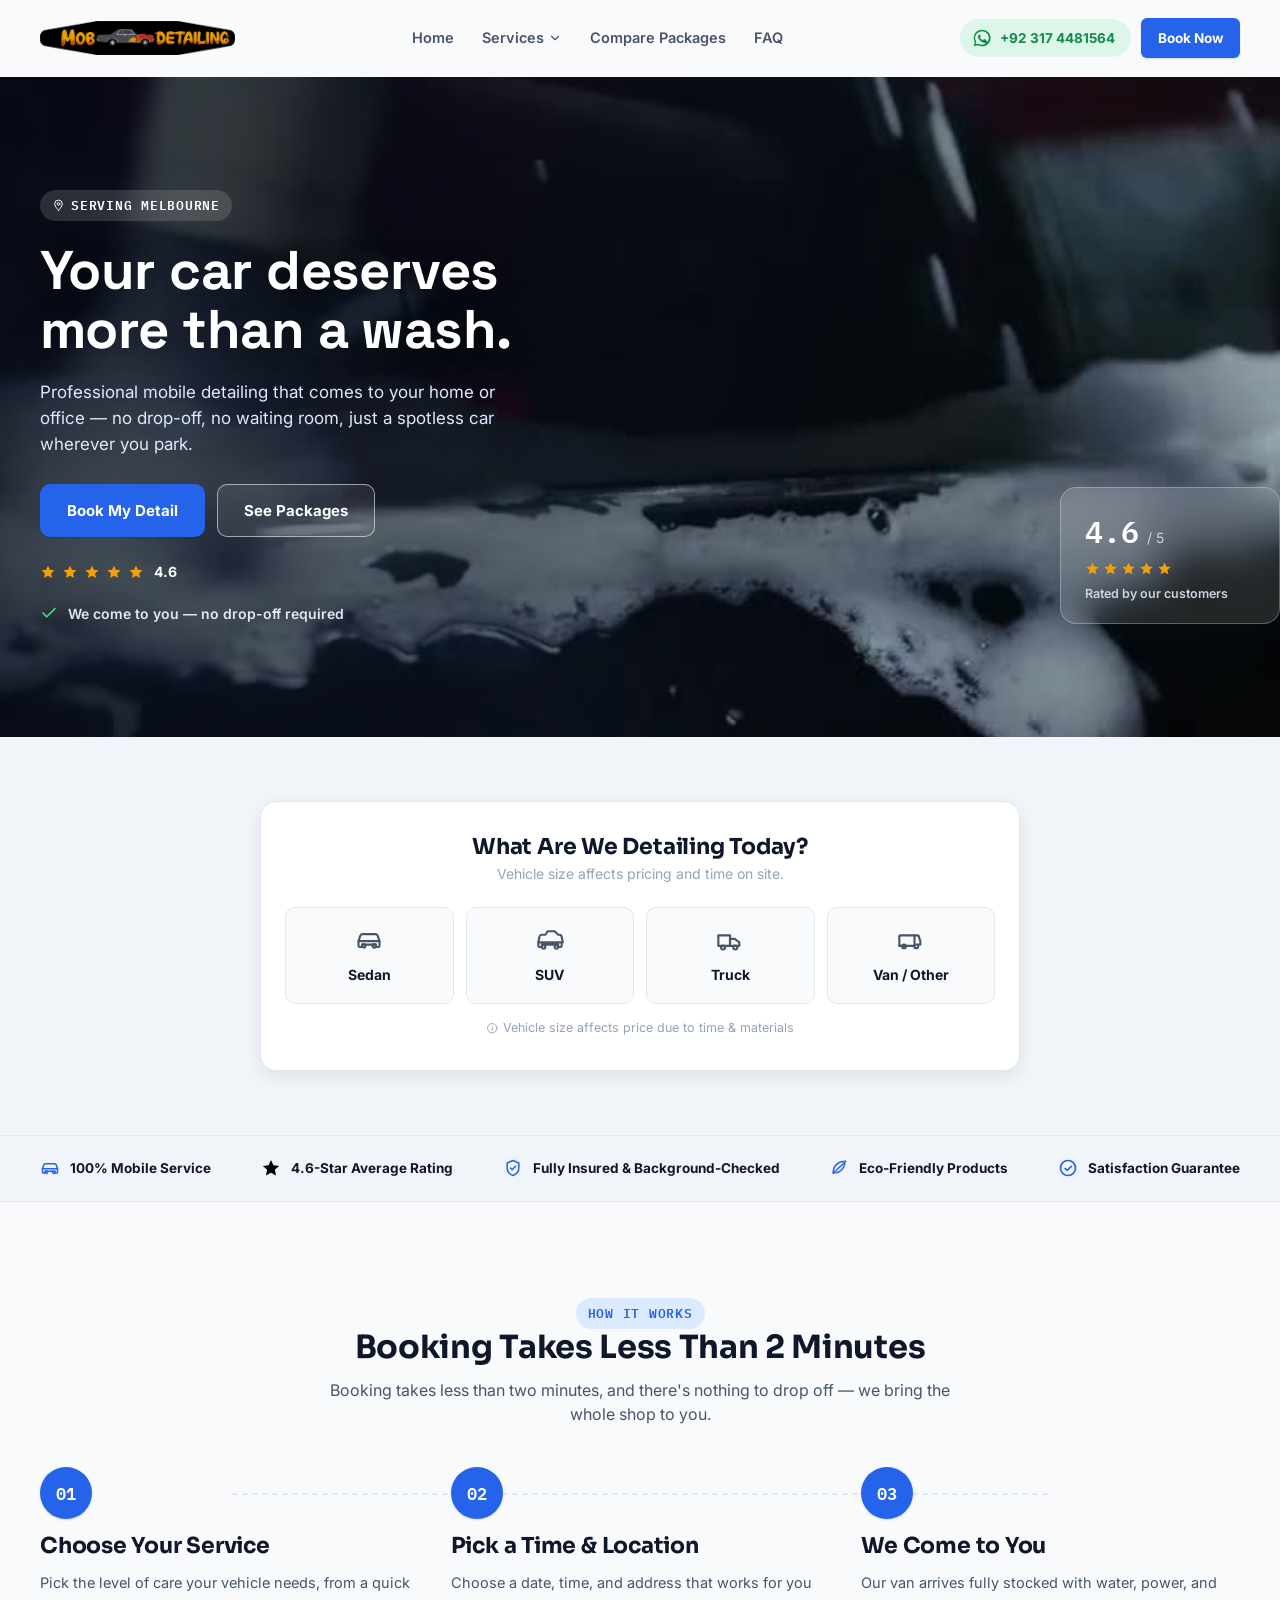
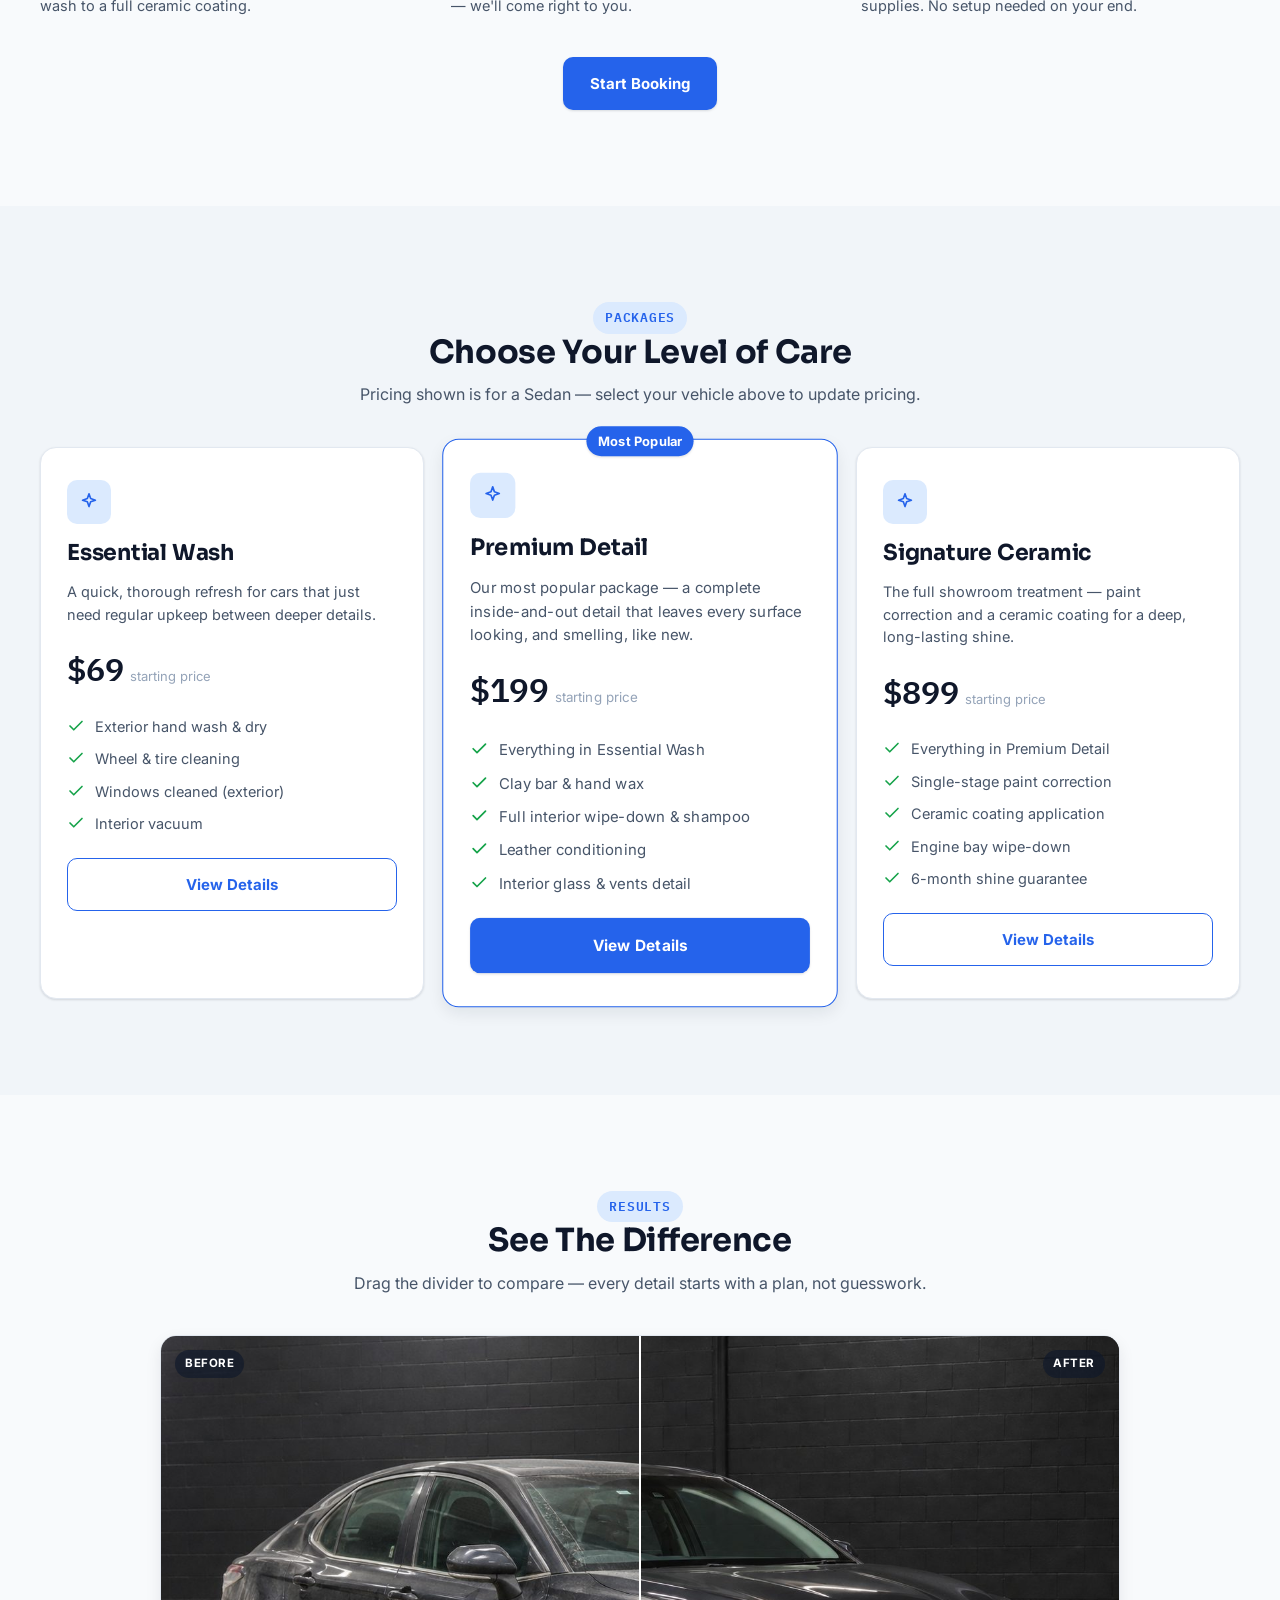
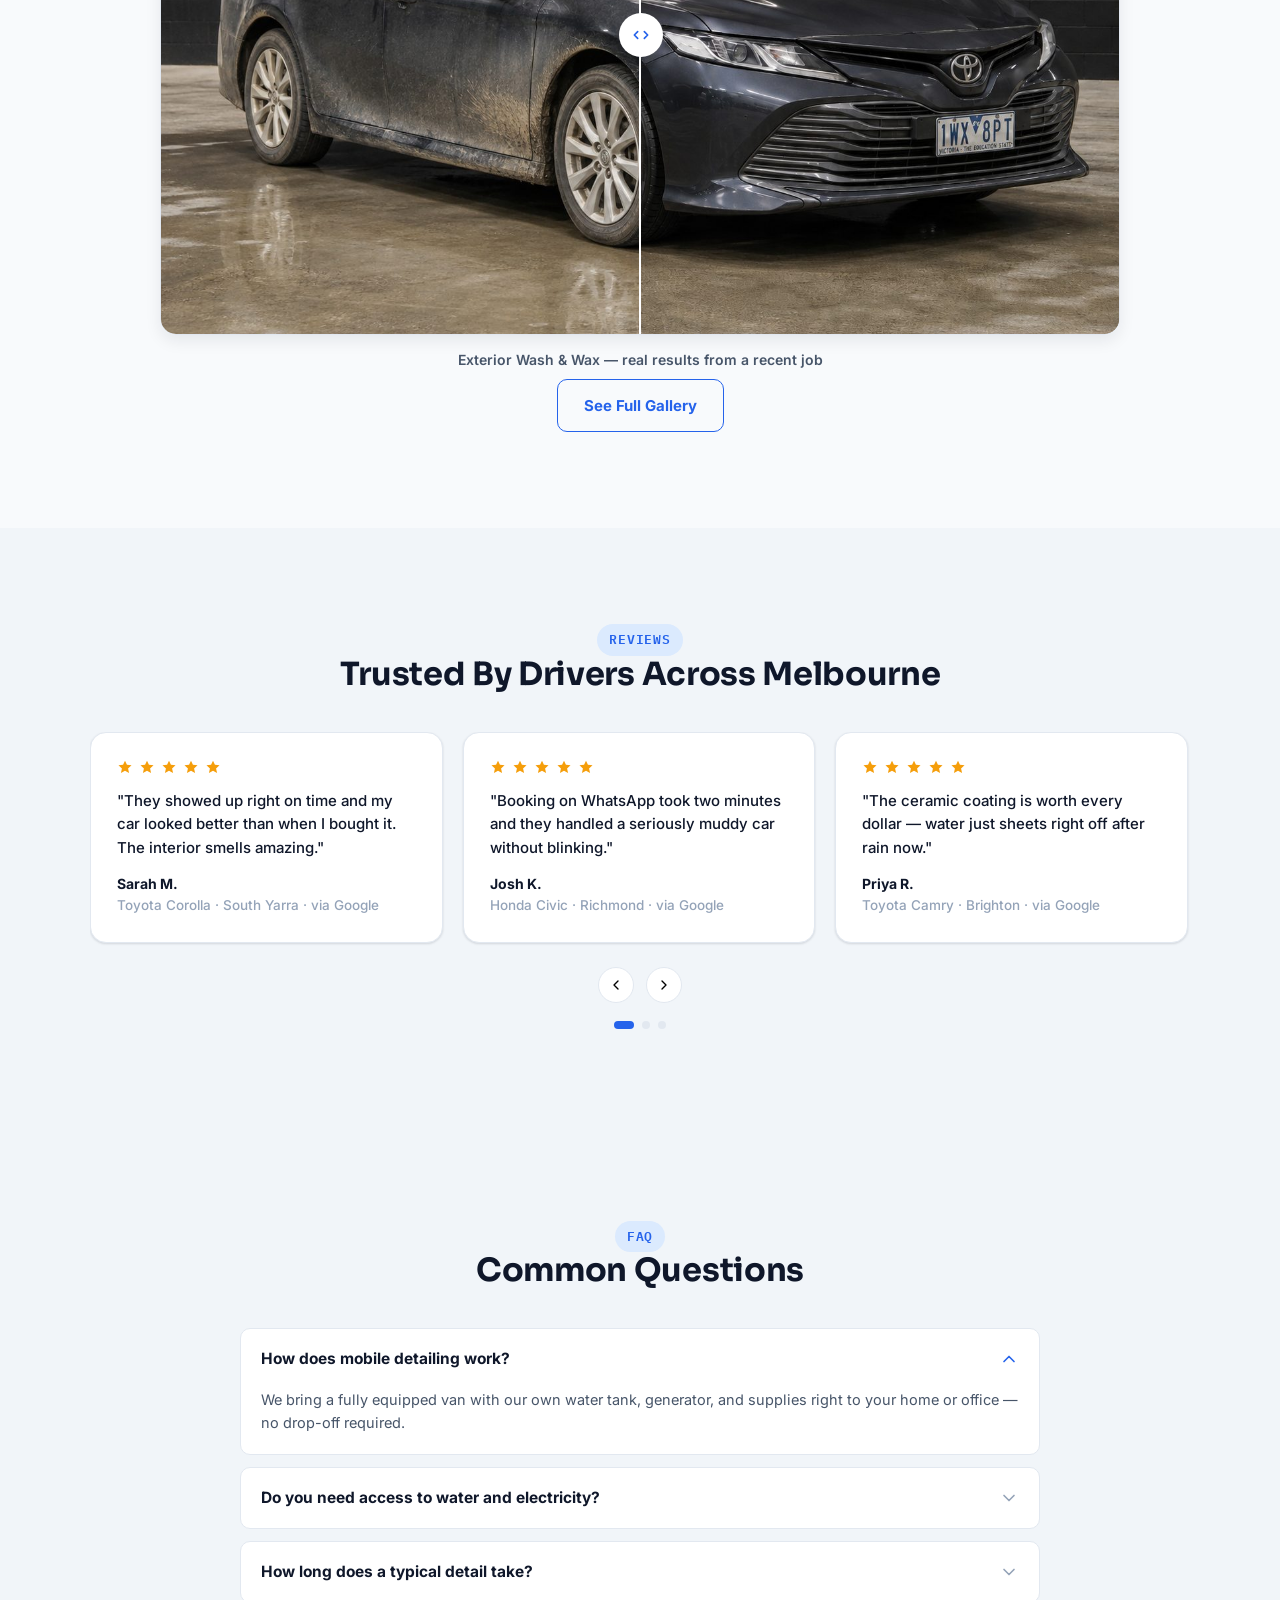
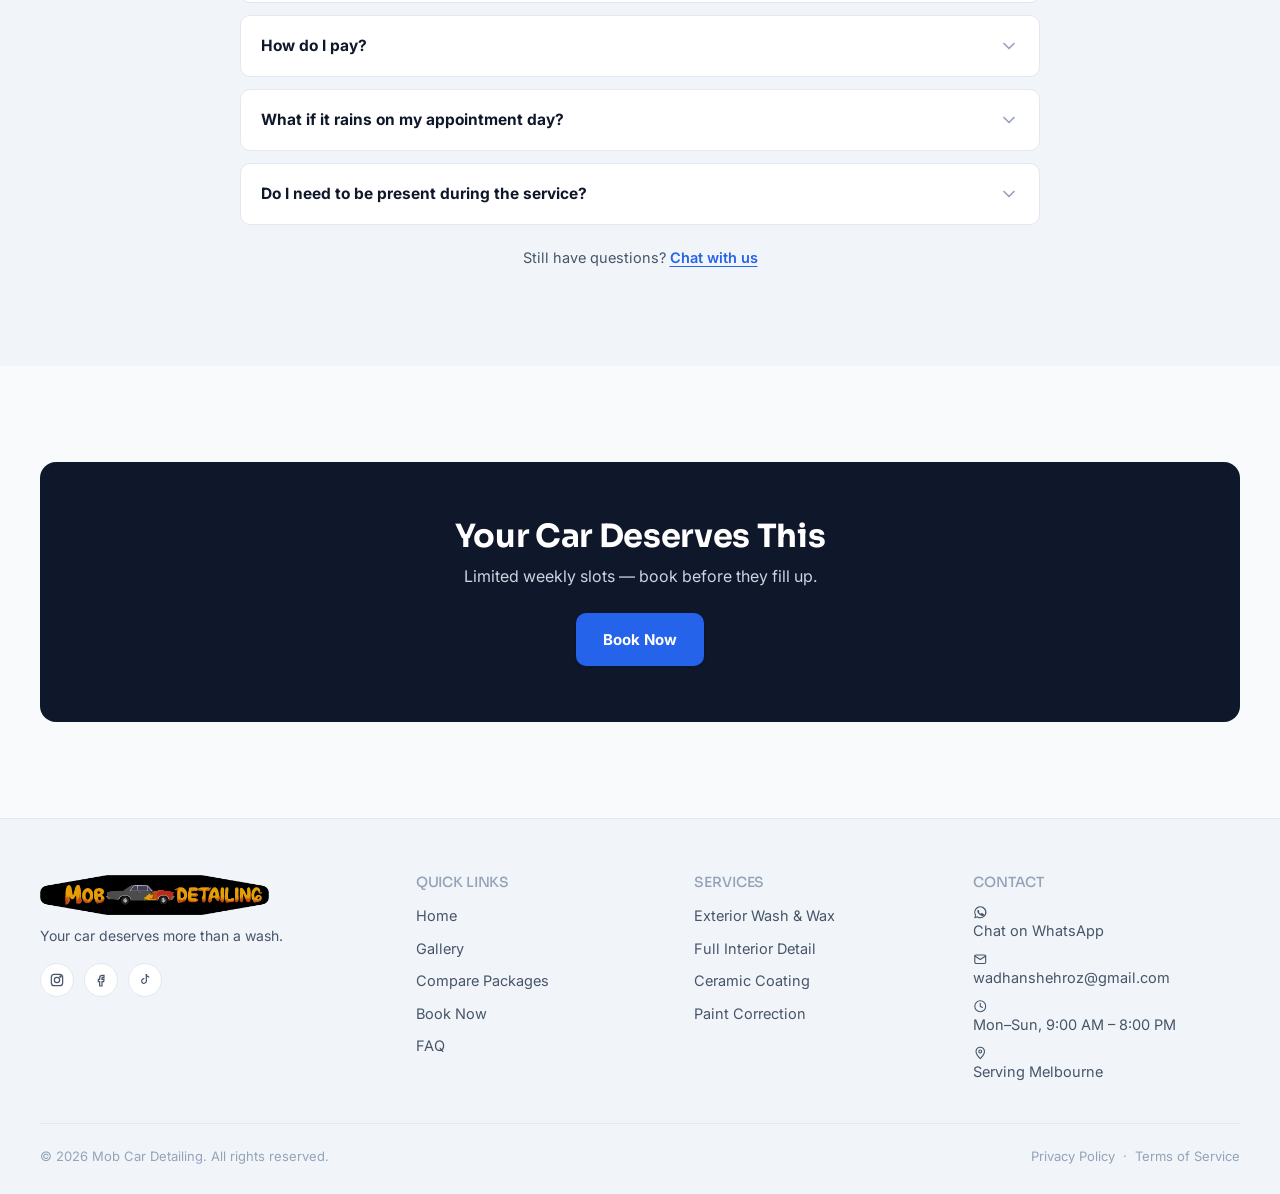
<file: Detailing/index.html>
<!DOCTYPE html>
<html lang="en">
<head>
<meta charset="UTF-8">
<meta name="viewport" content="width=device-width, initial-scale=1.0">
<title>Mob Car Detailing — Mobile Car Detailing in Melbourne</title>
<meta name="description" content="Mob Car Detailing — professional mobile car detailing serving Melbourne. We come to you, no drop-off required. Book on WhatsApp.">
<meta property="og:title" content="Mob Car Detailing — Mobile Car Detailing in Melbourne">
<meta property="og:description" content="Your car deserves more than a wash. Professional mobile detailing that comes to you, anywhere in Melbourne.">
<meta property="og:image" content="assets/images/exterior-after.jpg">
<meta property="og:type" content="website">
<link rel="icon" type="image/png" href="assets/images/favicon-32.png">
<link rel="apple-touch-icon" href="assets/images/favicon-180.png">
<link rel="stylesheet" href="css/styles.css">
</head>
<body>

<div id="headerMount"></div>

<main>

  <!-- ============ 1. HERO ============ -->
  <section class="hero hero--image">
    <div class="hero-bg" id="heroBg"></div>
    <div class="hero-bg-overlay"></div>
    <div class="hero-bubbles" id="heroBubbles"></div>
    <div class="container">
      <div class="hero-copy">
        <span class="eyebrow" id="heroEyebrow">Serving Melbourne</span>
        <h1 class="hero-slogan">Your car deserves more than a wash.</h1>
        <p class="sub">Professional mobile detailing that comes to your home or office — no drop-off, no waiting room, just a spotless car wherever you park.</p>
        <div class="hero-cta-row">
          <a href="pages/booking.html" class="btn btn-primary">Book My Detail</a>
          <a href="pages/comparison.html" class="btn btn-secondary btn-secondary--onimage">See Packages</a>
        </div>
        <div class="hero-meta-row">
          <span class="hero-stars-line" id="heroStars"></span>
        </div>
        <div class="trust-line" id="heroTrustLine"></div>
      </div>
      <div class="hero-floating-card" id="heroFloatingCard"></div>
      <div class="scroll-cue" id="scrollCue"></div>
    </div>
  </section>

  <!-- ============ 2. INTERACTIVE VEHICLE SELECTOR ============ -->
  <section class="section-tight section--alt">
    <div class="container">
      <div id="vehicleSelectorMount"></div>
    </div>
  </section>

  <!-- ============ 3. TRUST BAR ============ -->
  <div class="trust-bar">
    <div class="container" id="trustBarMount"></div>
  </div>

  <!-- ============ 4. HOW IT WORKS ============ -->
  <section class="section">
    <div class="container">
      <div class="section-head center">
        <span class="eyebrow">How It Works</span>
        <h2>Booking Takes Less Than 2 Minutes</h2>
        <p>Booking takes less than two minutes, and there's nothing to drop off — we bring the whole shop to you.</p>
      </div>
      <div class="steps" id="stepsMount"></div>
      <div style="text-align:center;margin-top:40px;">
        <a href="pages/booking.html" class="btn btn-primary">Start Booking</a>
      </div>
    </div>
  </section>

  <!-- ============ 5. SERVICE / PACKAGE PREVIEW GRID ============ -->
  <section class="section section--alt">
    <div class="container">
      <div class="section-head center">
        <span class="eyebrow">Packages</span>
        <h2>Choose Your Level of Care</h2>
        <p>Pricing shown is for a Sedan — select your vehicle above to update pricing.</p>
      </div>
      <div class="package-grid" id="packageGridMount"></div>
    </div>
  </section>

  <!-- ============ 6. BEFORE/AFTER RESULTS SHOWCASE ============ -->
  <section class="section">
    <div class="container">
      <div class="section-head center">
        <span class="eyebrow">Results</span>
        <h2>See The Difference</h2>
        <p>Drag the divider to compare — every detail starts with a plan, not guesswork.</p>
      </div>
      <div id="beforeAfterMount"></div>
      <div style="text-align:center;margin-top:8px;">
        <a href="pages/gallery.html" id="seeFullGalleryBtn" class="btn btn-secondary">See Full Gallery</a>
      </div>
    </div>
  </section>

  <!-- ============ 7. TESTIMONIALS ============ -->
  <section class="section section--alt">
    <div class="container">
      <div class="section-head center">
        <span class="eyebrow">Reviews</span>
        <h2>Trusted By Drivers Across Melbourne</h2>
      </div>
      <div id="testimonialsMount"></div>
    </div>
  </section>

  <!-- ============ 8. FAQ ============ -->
  <section class="section section--alt" id="faq">
    <div class="container">
      <div class="section-head center">
        <span class="eyebrow">FAQ</span>
        <h2>Common Questions</h2>
      </div>
      <div id="faqMount"></div>
      <p class="faq-footer-link">Still have questions? <a href="#" id="chatWithUsLink" target="_blank" rel="noopener" class="btn-link">Chat with us</a></p>
    </div>
  </section>

  <!-- ============ 9. FINAL CTA ============ -->
  <section class="section">
    <div class="container">
      <div class="final-cta">
        <h2>Your Car Deserves This</h2>
        <p>Limited weekly slots — book before they fill up.</p>
        <div class="hero-cta-row">
          <a href="#" id="finalCtaBtn" target="_blank" rel="noopener" class="btn btn-primary">Book Now</a>
        </div>
      </div>
    </div>
  </section>

</main>

<div id="footerMount"></div>
<div id="conversionBarMount"></div>

<script src="js/data.js"></script>
<script src="js/state.js"></script>
<script src="js/components.js"></script>
<script src="js/home.js"></script>
</body>
</html>
</file>
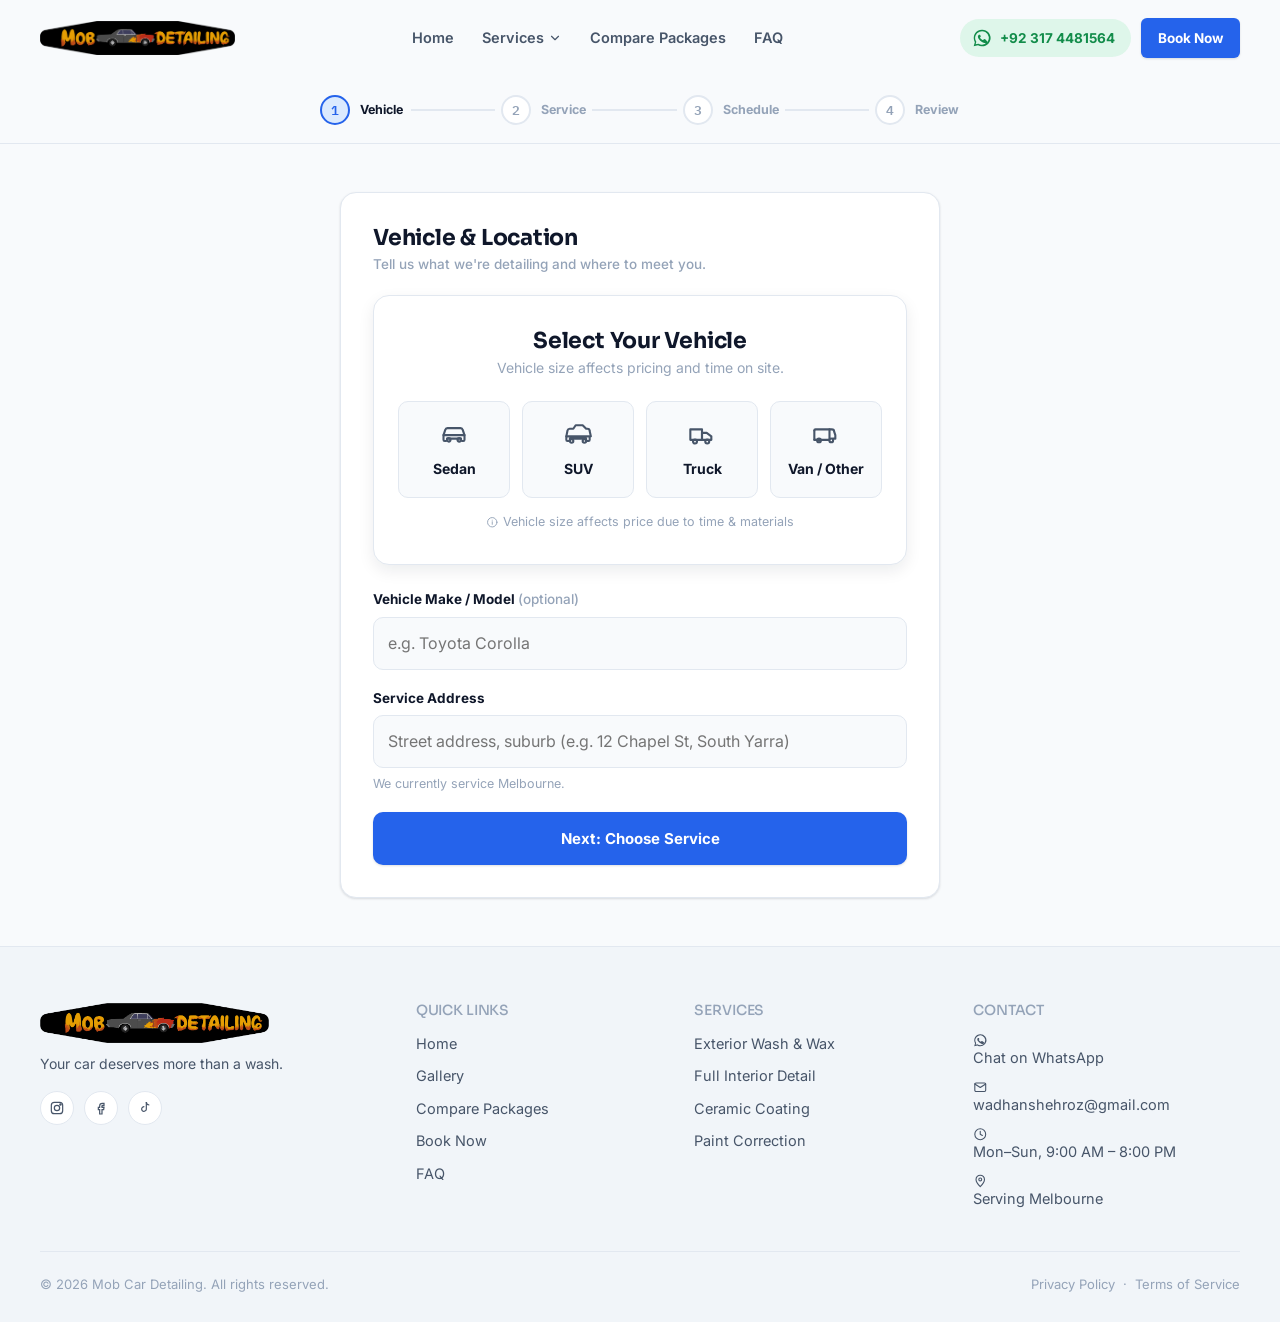
<file: Detailing/pages/booking.html>
<!DOCTYPE html>
<html lang="en">
<head>
<meta charset="UTF-8">
<meta name="viewport" content="width=device-width, initial-scale=1.0">
<title>Book Your Detail — Mob Car Detailing</title>
<meta name="description" content="Book mobile car detailing in Melbourne with Mob Car Detailing. Choose your service, pick a time, and confirm instantly on WhatsApp.">
<link rel="icon" type="image/png" href="../assets/images/favicon-32.png">
<link rel="apple-touch-icon" href="../assets/images/favicon-180.png">
<link rel="stylesheet" href="../css/styles.css">
</head>
<body>

<div id="headerMount"></div>

<!-- ============ PROGRESS INDICATOR ============ -->
<div class="booking-progress-bar" id="progressBarMount"></div>

<main>
  <div class="booking-body">
    <div class="container">

      <!-- ============ STEP 1 — VEHICLE & LOCATION ============ -->
      <div class="booking-panel" data-panel="1">
        <div class="form-card">
          <h3 style="margin-bottom:4px;">Vehicle & Location</h3>
          <p class="caption" style="margin-bottom:20px;">Tell us what we're detailing and where to meet you.</p>
          <div id="vehicleSelectorMount"></div>
          <div class="form-field" style="margin-top:24px;">
            <label for="vehicleMakeModel">Vehicle Make / Model <span class="text-muted" style="font-weight:500;">(optional)</span></label>
            <input type="text" id="vehicleMakeModel" placeholder="e.g. Toyota Corolla">
          </div>
          <div class="form-field">
            <label for="serviceAddress">Service Address</label>
            <input type="text" id="serviceAddress" placeholder="Street address, suburb (e.g. 12 Chapel St, South Yarra)" autocomplete="street-address">
            <p class="error" id="addressError">Please enter your service address.</p>
            <p class="hint" id="serviceAreaHint">We currently service Melbourne.</p>
          </div>
          <button class="btn btn-primary btn-block" id="toStep2">Next: Choose Service</button>
        </div>
      </div>

      <!-- ============ STEP 2 — SERVICE & ADD-ONS ============ -->
      <div class="booking-panel" data-panel="2">
        <div style="max-width:900px;margin-inline:auto;">
          <h3 style="text-align:center;">Choose Your Service</h3>
          <p class="caption" style="text-align:center;margin-bottom:24px;">Prices reflect your selected vehicle type.</p>
          <div class="package-pick-grid" id="packagePickGrid"></div>
          <p style="text-align:center;margin-top:16px;"><button class="btn-link" id="viewFullComparison">View Full Comparison</button></p>

          <h3 style="margin-top:36px;">Add-Ons</h3>
          <p class="caption" style="margin-top:4px;">Bundle in another service or add extra care.</p>
          <div class="addon-grid" id="bookingAddonGrid" style="margin-top:16px;"></div>

          <div class="price-summary" id="step2Summary"></div>
          <button class="btn btn-primary btn-block" id="toStep3" style="margin-top:20px;max-width:600px;margin-inline:auto;display:block;">Next: Choose Date & Time</button>
        </div>
      </div>

      <!-- ============ STEP 3 — DATE & TIME ============ -->
      <div class="booking-panel" data-panel="3">
        <div style="max-width:800px;margin-inline:auto;">
          <h3 style="text-align:center;margin-bottom:20px;">Choose Date & Time</h3>
          <div class="calendar-time-grid">
            <div class="mini-calendar" id="miniCalendar"></div>
            <div class="time-slots" id="timeSlots"></div>
          </div>
          <button class="btn btn-primary btn-block" id="toStep4" style="margin-top:24px;" disabled>Next: Review & Confirm</button>
        </div>
      </div>

      <!-- ============ STEP 4 — REVIEW & SEND ============ -->
      <div class="booking-panel" data-panel="4">
        <div class="review-grid" style="max-width:1000px;margin-inline:auto;">
          <div class="order-summary" id="orderSummary"></div>
          <div class="form-card" style="max-width:none;">
            <h3 style="margin-bottom:18px;">Anything We Should Know?</h3>
            <div class="form-field">
              <label for="specialInstructions">Special Instructions / Gate Code <span class="text-muted" style="font-weight:500;">(optional)</span></label>
              <textarea id="specialInstructions" rows="3" placeholder="Parking notes, gate codes, anything we should know"></textarea>
            </div>

            <div class="trust-mini-row">
              <span class="badge badge-soft" id="whatsappBadge">Confirmed via WhatsApp</span>
              <span class="badge badge-success">Satisfaction Guaranteed</span>
            </div>
            <p class="caption" style="margin:-8px 0 4px;">We'll settle payment directly on WhatsApp or in person once the job is done — cash and bank transfer are both fine.</p>

            <button class="btn btn-primary btn-block" id="confirmBookingBtn" style="margin-top:8px;"><span id="confirmBtnIcon" style="display:inline-flex;width:18px;height:18px;vertical-align:-4px;margin-right:6px;"></span>Send Booking via WhatsApp</button>
          </div>
        </div>
      </div>

      <!-- ============ CONFIRMATION SCREEN ============ -->
      <div class="booking-panel" data-panel="confirm">
        <div class="confirm-wrap">
          <div class="confirm-icon" id="confirmIcon"></div>
          <h2>Almost Done!</h2>
          <p class="text-secondary" style="margin-top:10px;" id="confirmSubtext"></p>
          <div class="confirm-summary" id="confirmSummary"></div>
          <div class="confirm-actions">
            <a href="#" id="openWhatsAppBtn" target="_blank" rel="noopener" class="btn btn-primary btn-block">Open WhatsApp Chat</a>
            <button class="btn btn-secondary btn-block" id="addToCalendarBtn">Add to Calendar</button>
            <button class="btn btn-secondary btn-block" id="referBtn">Refer a Friend</button>
            <a href="#" id="reschedulewhatsapp" target="_blank" rel="noopener" class="caption" style="margin-top:8px;">Need to reschedule? Contact us</a>
          </div>
        </div>
      </div>

    </div>
  </div>
</main>

<div id="footerMount"></div>
<div id="conversionBarMount"></div>

<script src="../js/data.js"></script>
<script src="../js/state.js"></script>
<script src="../js/components.js"></script>
<script src="../js/booking.js"></script>
</body>
</html>
</file>
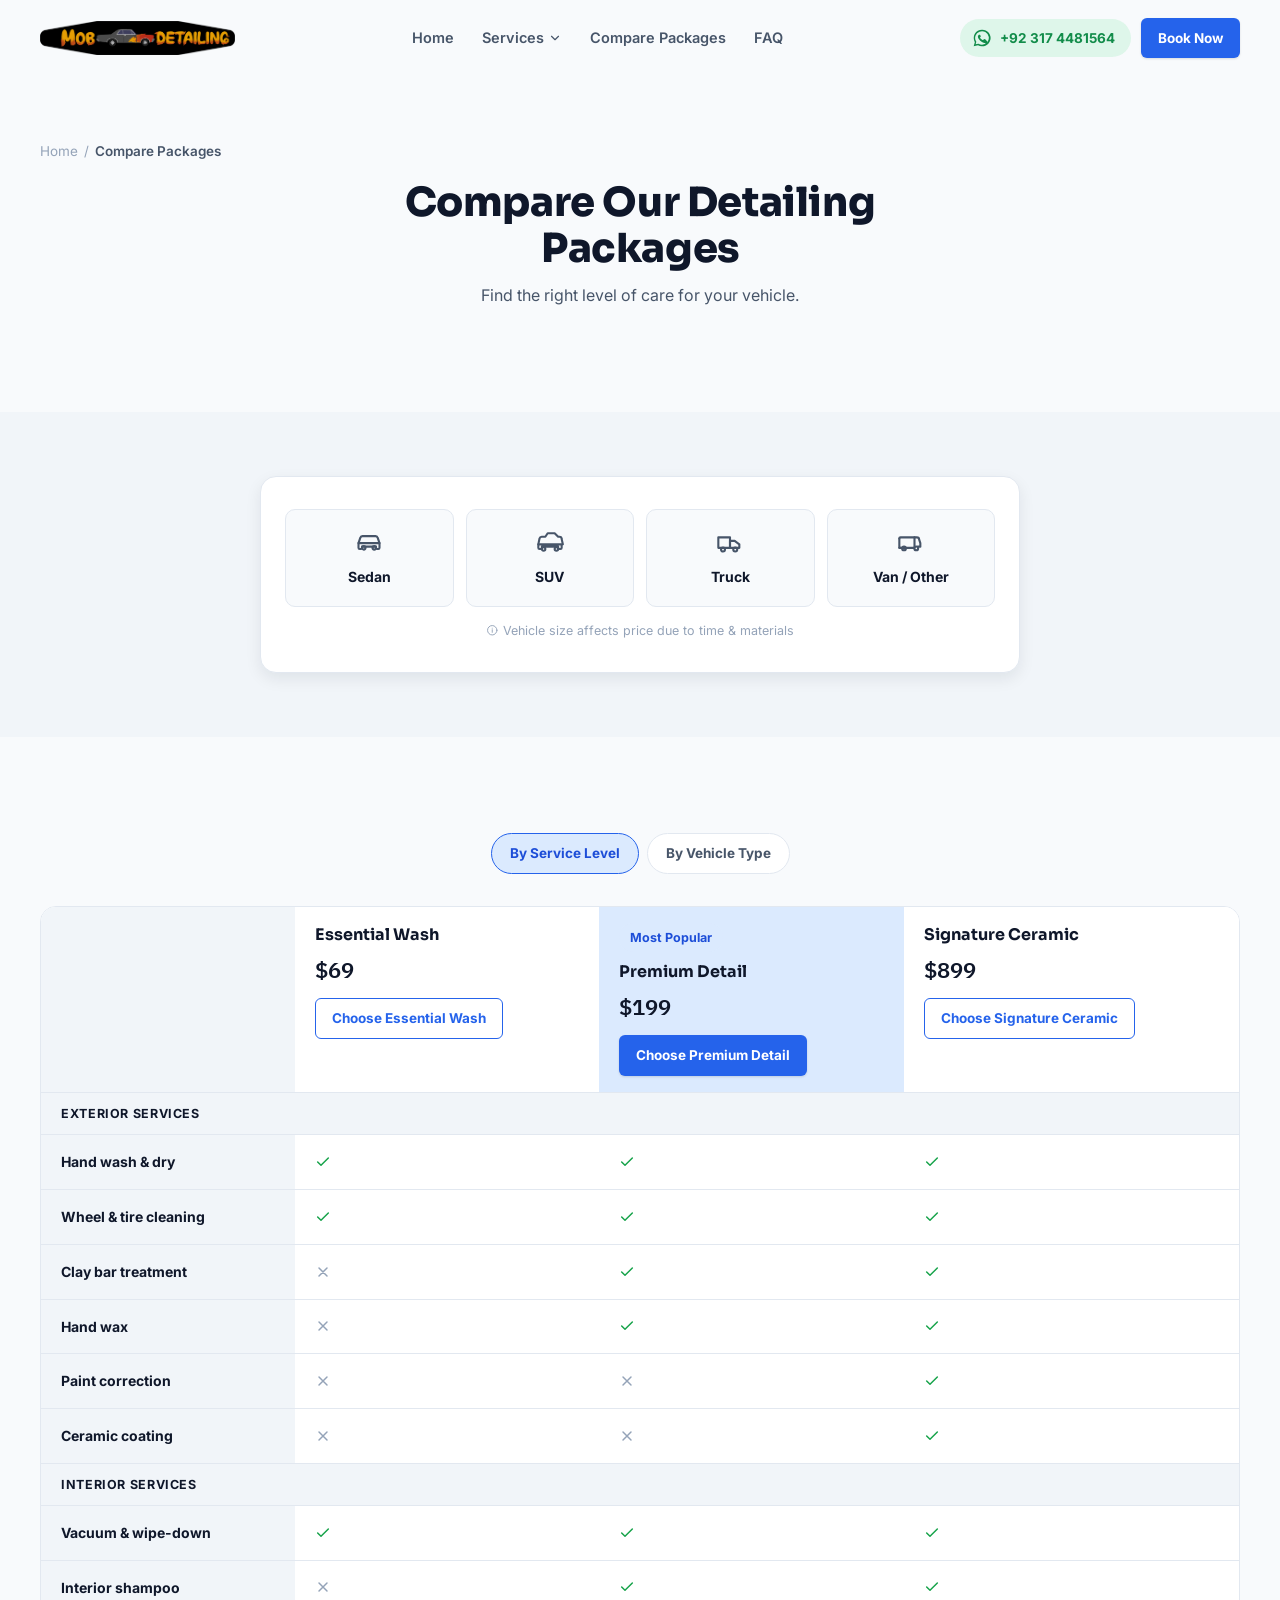
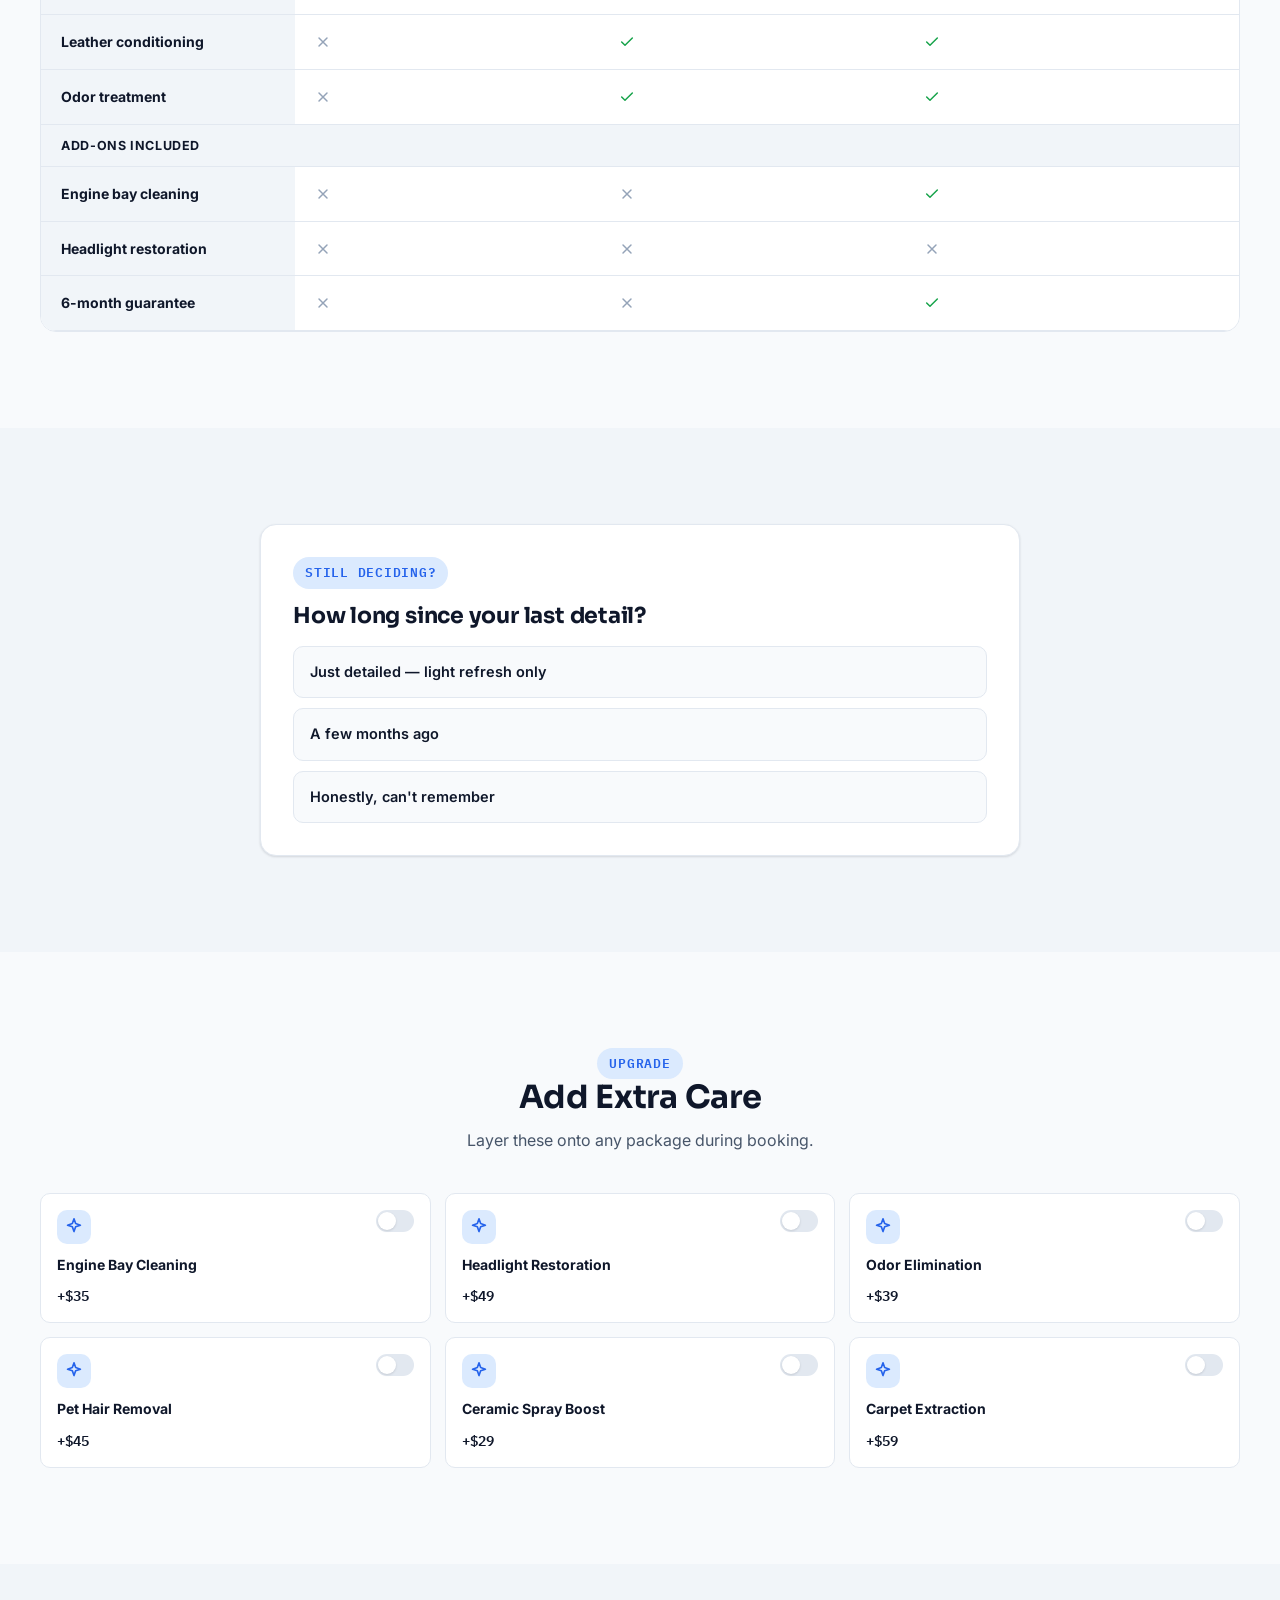
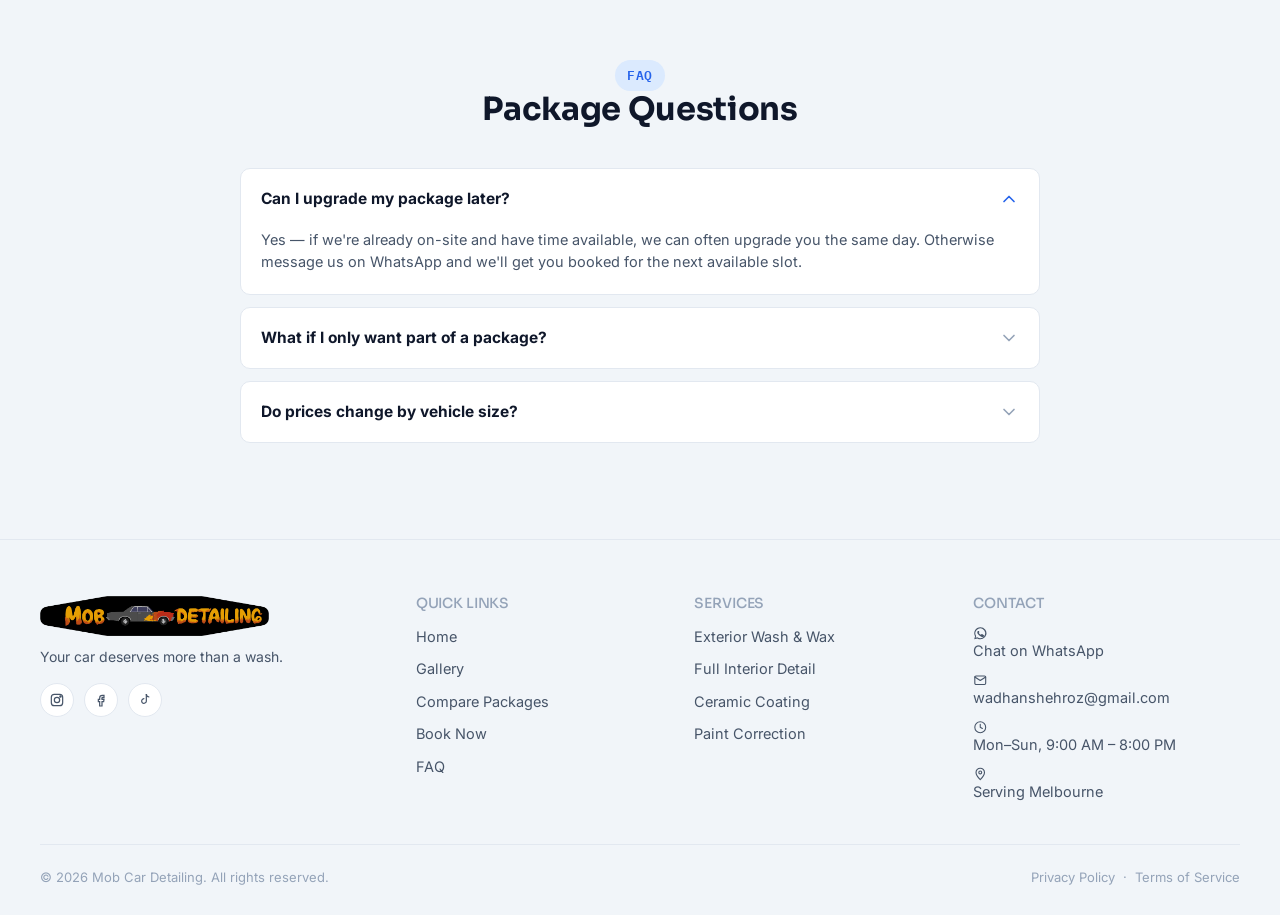
<file: Detailing/pages/comparison.html>
<!DOCTYPE html>
<html lang="en">
<head>
<meta charset="UTF-8">
<meta name="viewport" content="width=device-width, initial-scale=1.0">
<title>Compare Packages — Mob Car Detailing</title>
<meta name="description" content="Compare Mob Car Detailing's Essential, Premium, and Signature Ceramic packages — mobile car detailing in Melbourne, priced by vehicle type.">
<link rel="icon" type="image/png" href="../assets/images/favicon-32.png">
<link rel="apple-touch-icon" href="../assets/images/favicon-180.png">
<link rel="stylesheet" href="../css/styles.css">
</head>
<body>

<div id="headerMount"></div>

<main>

  <!-- ============ 1. COMPARISON HERO ============ -->
  <section class="section-tight">
    <div class="container">
      <div class="breadcrumb"><a href="../index.html">Home</a><span>/</span><span class="current">Compare Packages</span></div>
      <div class="section-head center" style="max-width:640px;">
        <h1 style="font-size:clamp(1.9rem,3vw + 1rem,2.5rem);">Compare Our Detailing Packages</h1>
        <p>Find the right level of care for your vehicle.</p>
      </div>
    </div>
  </section>

  <!-- ============ 2. VEHICLE SELECTOR (REUSED) ============ -->
  <section class="section-tight section--alt">
    <div class="container">
      <div id="vehicleSelectorMount"></div>
    </div>
  </section>

  <!-- ============ 3. COMPARISON TABLE ============ -->
  <section class="section">
    <div class="container">
      <div class="compare-toggle" id="compareToggle">
        <button class="is-active" data-view="level">By Service Level</button>
        <button data-view="vehicle">By Vehicle Type</button>
      </div>
      <div class="compare-table-wrap" id="compareTableWrap"></div>
      <div class="compare-cards" id="compareCardsWrap"></div>
    </div>
  </section>

  <!-- ============ 4. NOT SURE WHICH ONE ============ -->
  <section class="section section--alt">
    <div class="container">
      <div class="quiz-card" id="quizCard"></div>
    </div>
  </section>

  <!-- ============ 5. ADD-ON SERVICES GRID ============ -->
  <section class="section">
    <div class="container">
      <div class="section-head center">
        <span class="eyebrow">Upgrade</span>
        <h2>Add Extra Care</h2>
        <p>Layer these onto any package during booking.</p>
      </div>
      <div class="addon-grid" id="addonGrid"></div>
    </div>
  </section>

  <!-- ============ 6. FAQ ============ -->
  <section class="section section--alt">
    <div class="container">
      <div class="section-head center">
        <span class="eyebrow">FAQ</span>
        <h2>Package Questions</h2>
      </div>
      <div id="faqMount"></div>
    </div>
  </section>

</main>

<div id="footerMount"></div>
<div id="conversionBarMount"></div>

<script src="../js/data.js"></script>
<script src="../js/state.js"></script>
<script src="../js/components.js"></script>
<script src="../js/comparison.js"></script>
</body>
</html>
</file>
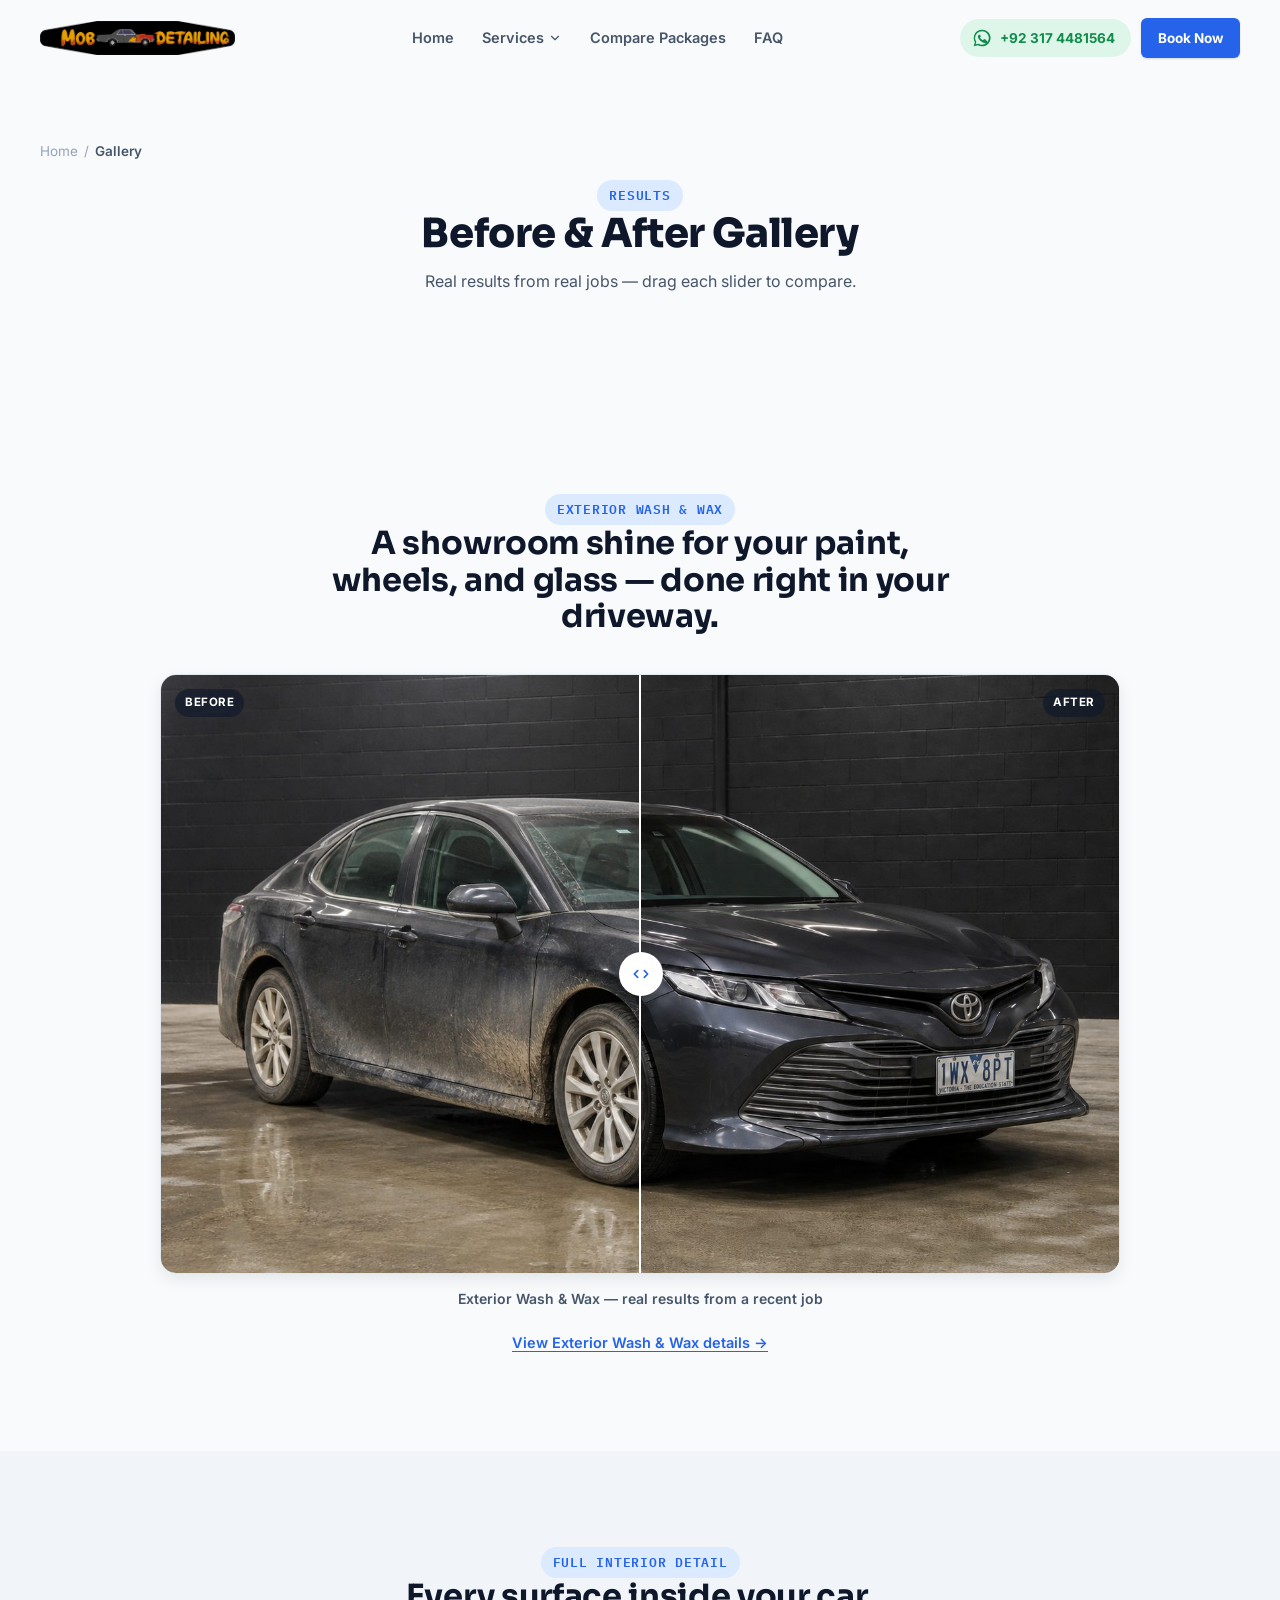
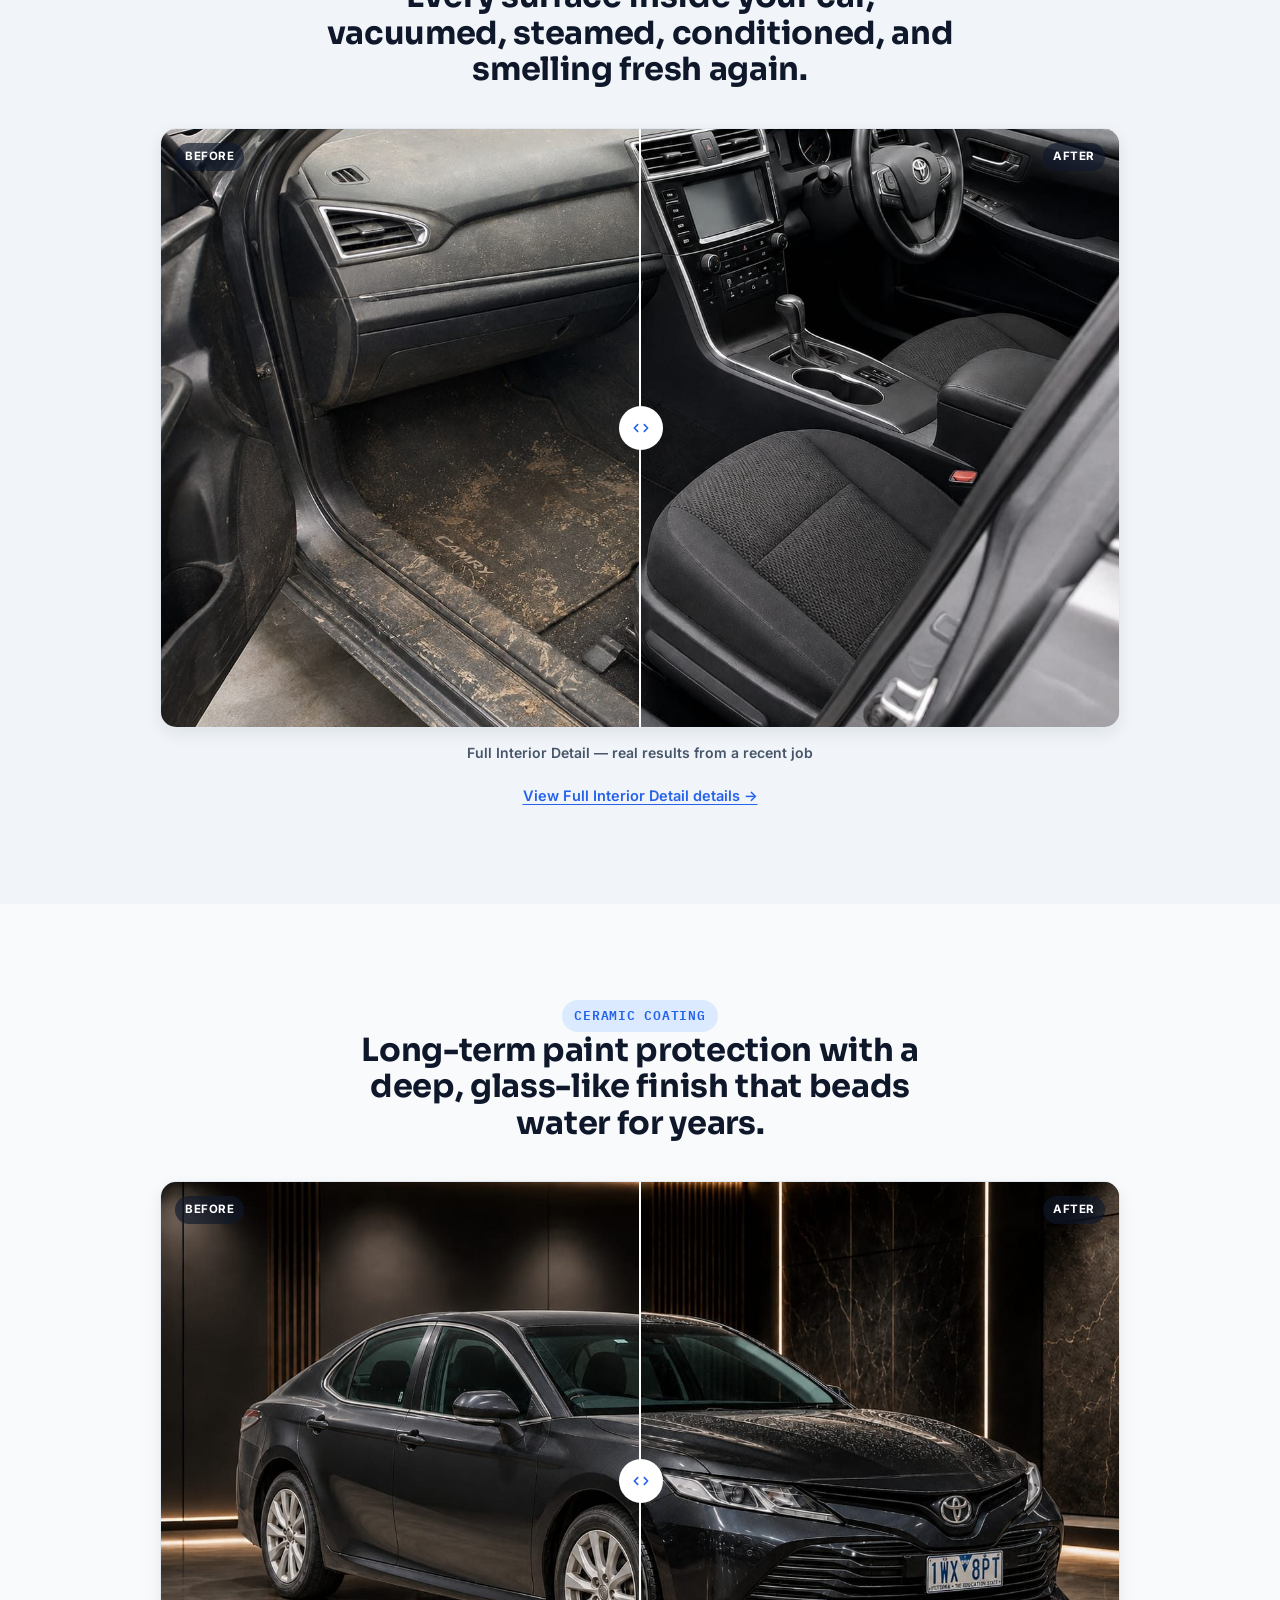
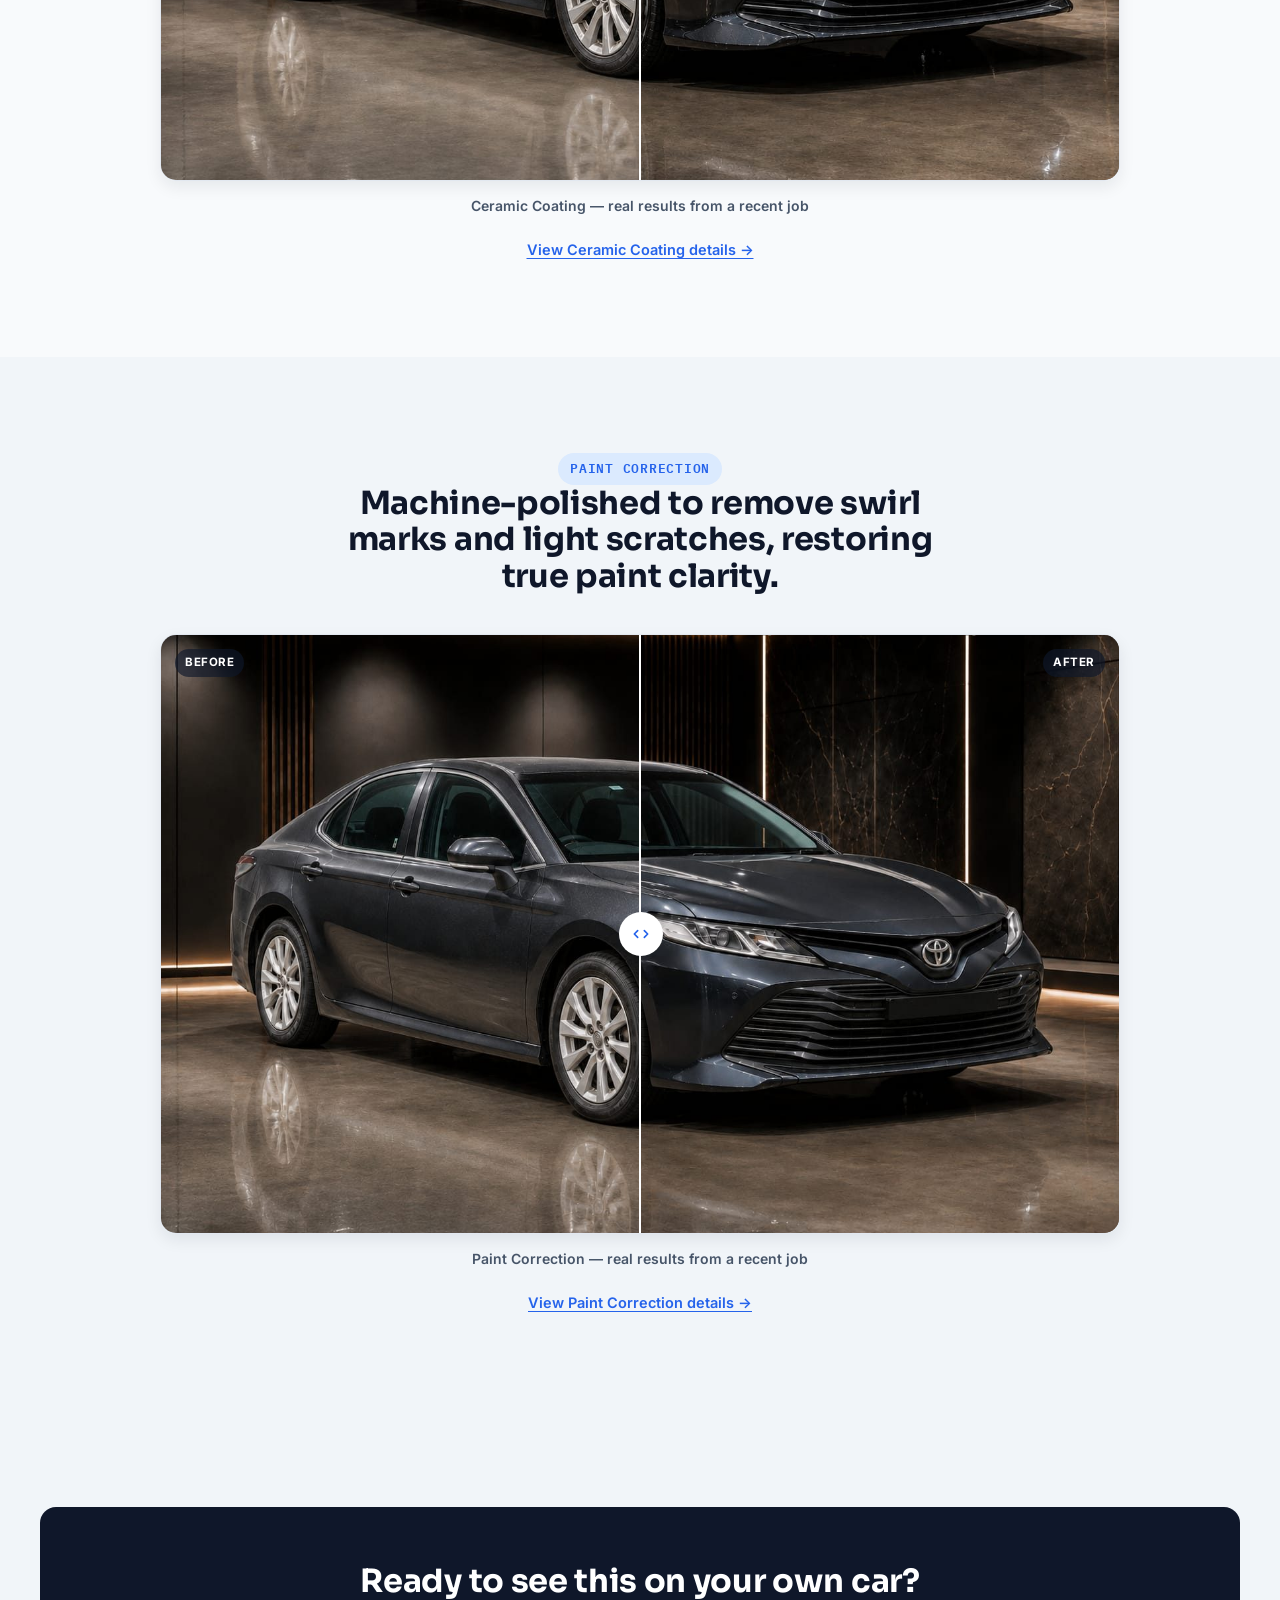
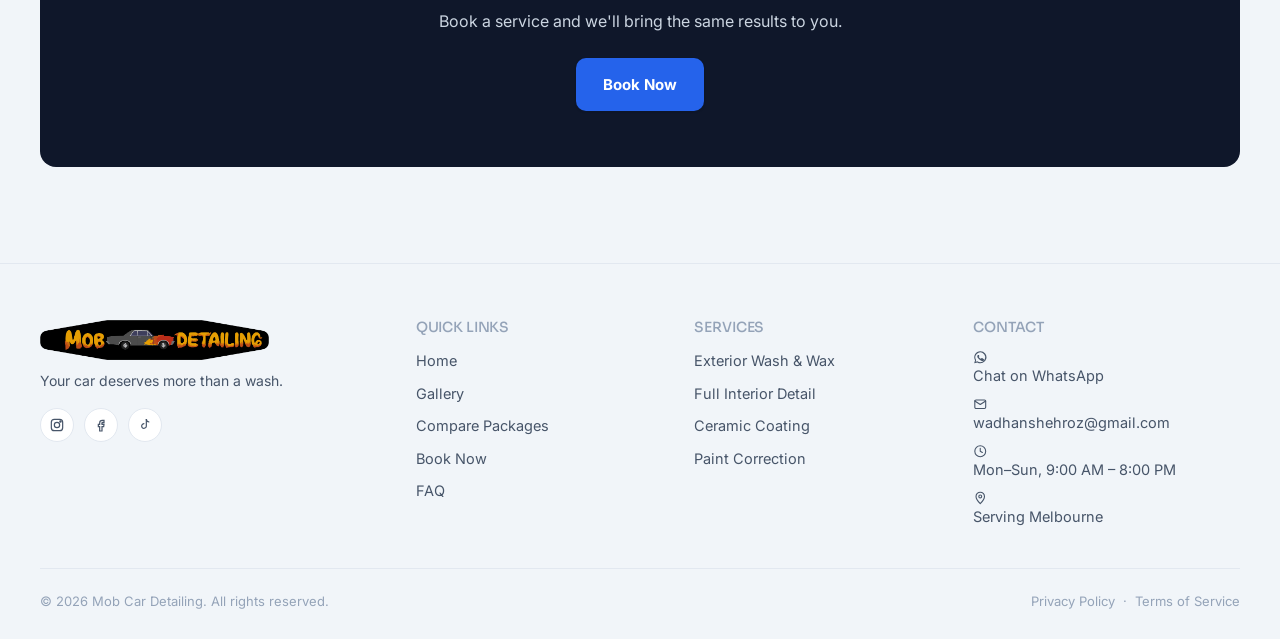
<file: Detailing/pages/gallery.html>
<!DOCTYPE html>
<html lang="en">
<head>
<meta charset="UTF-8">
<meta name="viewport" content="width=device-width, initial-scale=1.0">
<title>Before & After Gallery — Mob Car Detailing</title>
<meta name="description" content="See real before-and-after results from Mob Car Detailing across every service — exterior wash & wax, interior detailing, ceramic coating, and paint correction.">
<link rel="icon" type="image/png" href="../assets/images/favicon-32.png">
<link rel="apple-touch-icon" href="../assets/images/favicon-180.png">
<link rel="stylesheet" href="../css/styles.css">
</head>
<body>

<div id="headerMount"></div>

<main>

  <section class="section-tight">
    <div class="container">
      <div class="breadcrumb"><a href="../index.html">Home</a><span>/</span><span class="current">Gallery</span></div>
      <div class="section-head center" style="max-width:640px;">
        <span class="eyebrow">Results</span>
        <h1 style="font-size:clamp(1.9rem,3vw + 1rem,2.5rem);">Before & After Gallery</h1>
        <p>Real results from real jobs — drag each slider to compare.</p>
      </div>
    </div>
  </section>

  <div id="galleryMount"></div>

  <section class="section section--alt">
    <div class="container">
      <div class="final-cta">
        <h2>Ready to see this on your own car?</h2>
        <p>Book a service and we'll bring the same results to you.</p>
        <div class="hero-cta-row">
          <a href="booking.html" class="btn btn-primary">Book Now</a>
        </div>
      </div>
    </div>
  </section>

</main>

<div id="footerMount"></div>
<div id="conversionBarMount"></div>

<script src="../js/data.js"></script>
<script src="../js/state.js"></script>
<script src="../js/components.js"></script>
<script src="../js/gallery.js"></script>
</body>
</html>
</file>
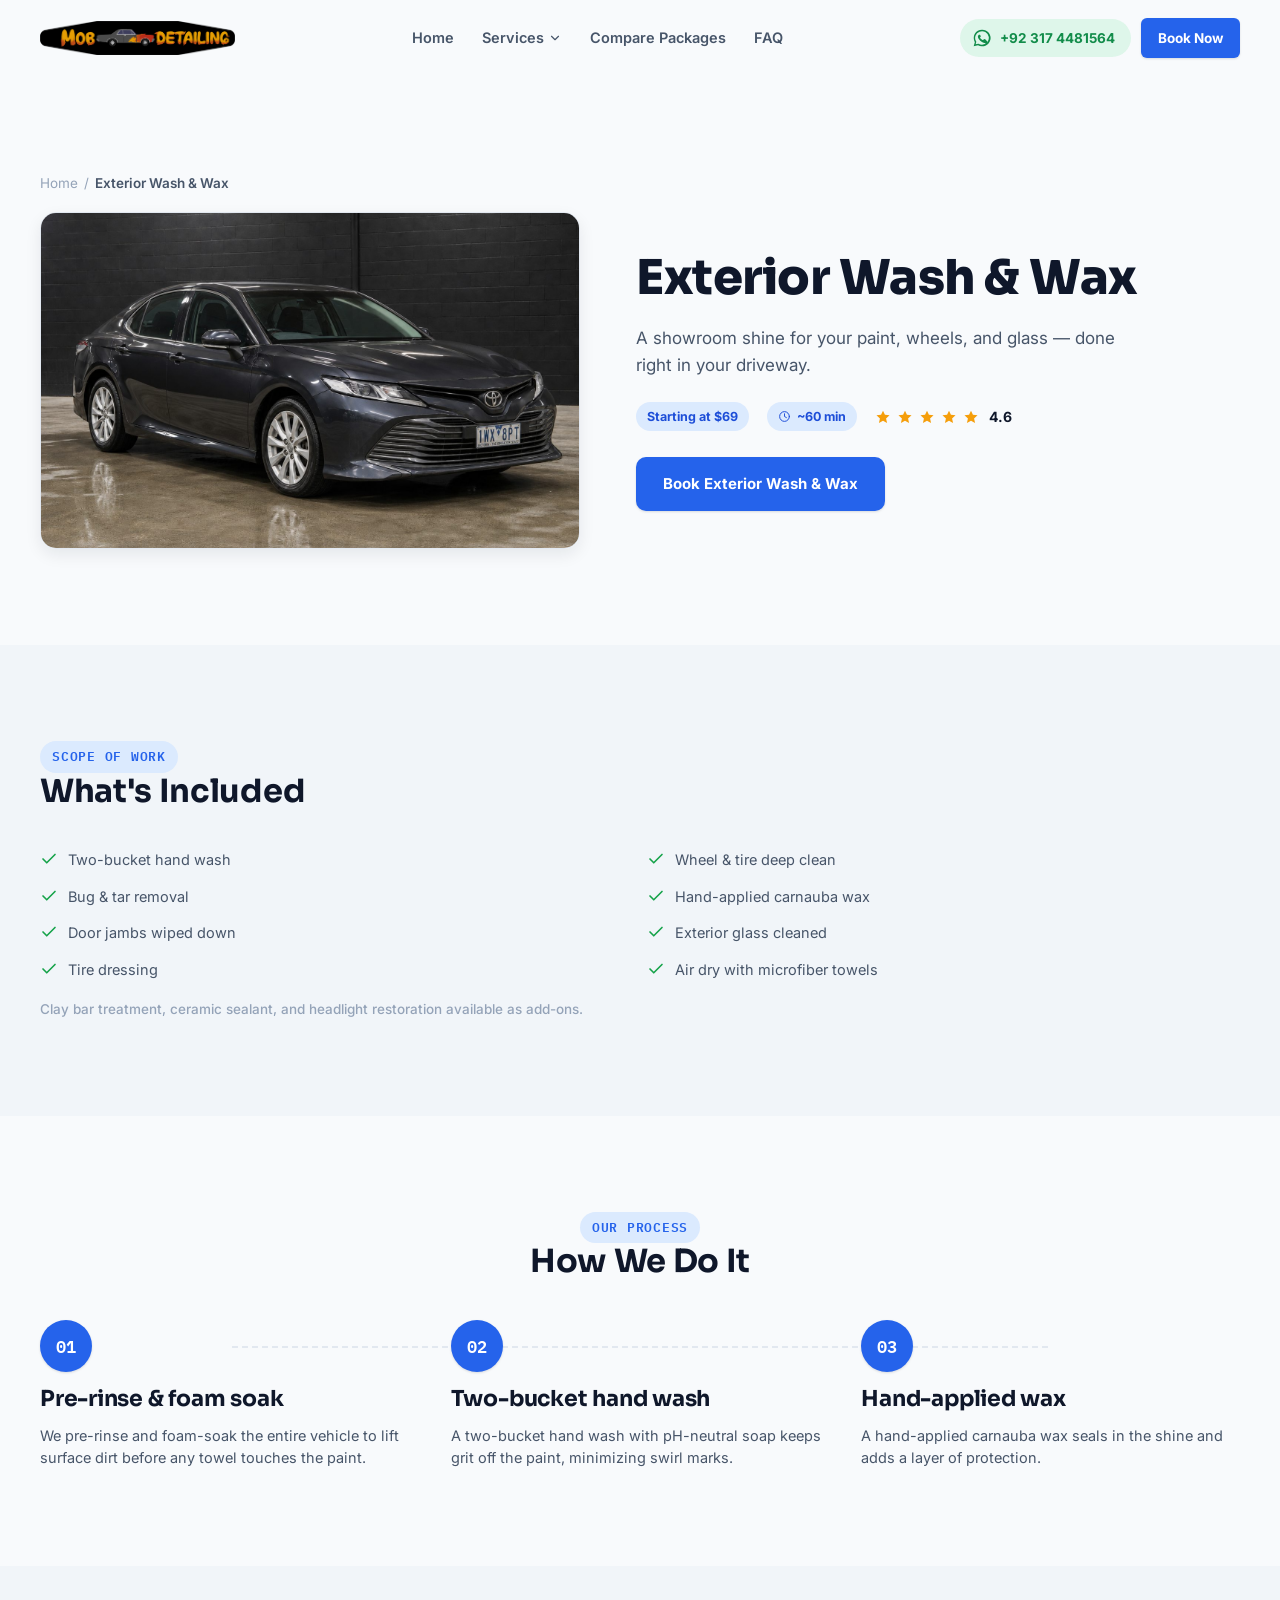
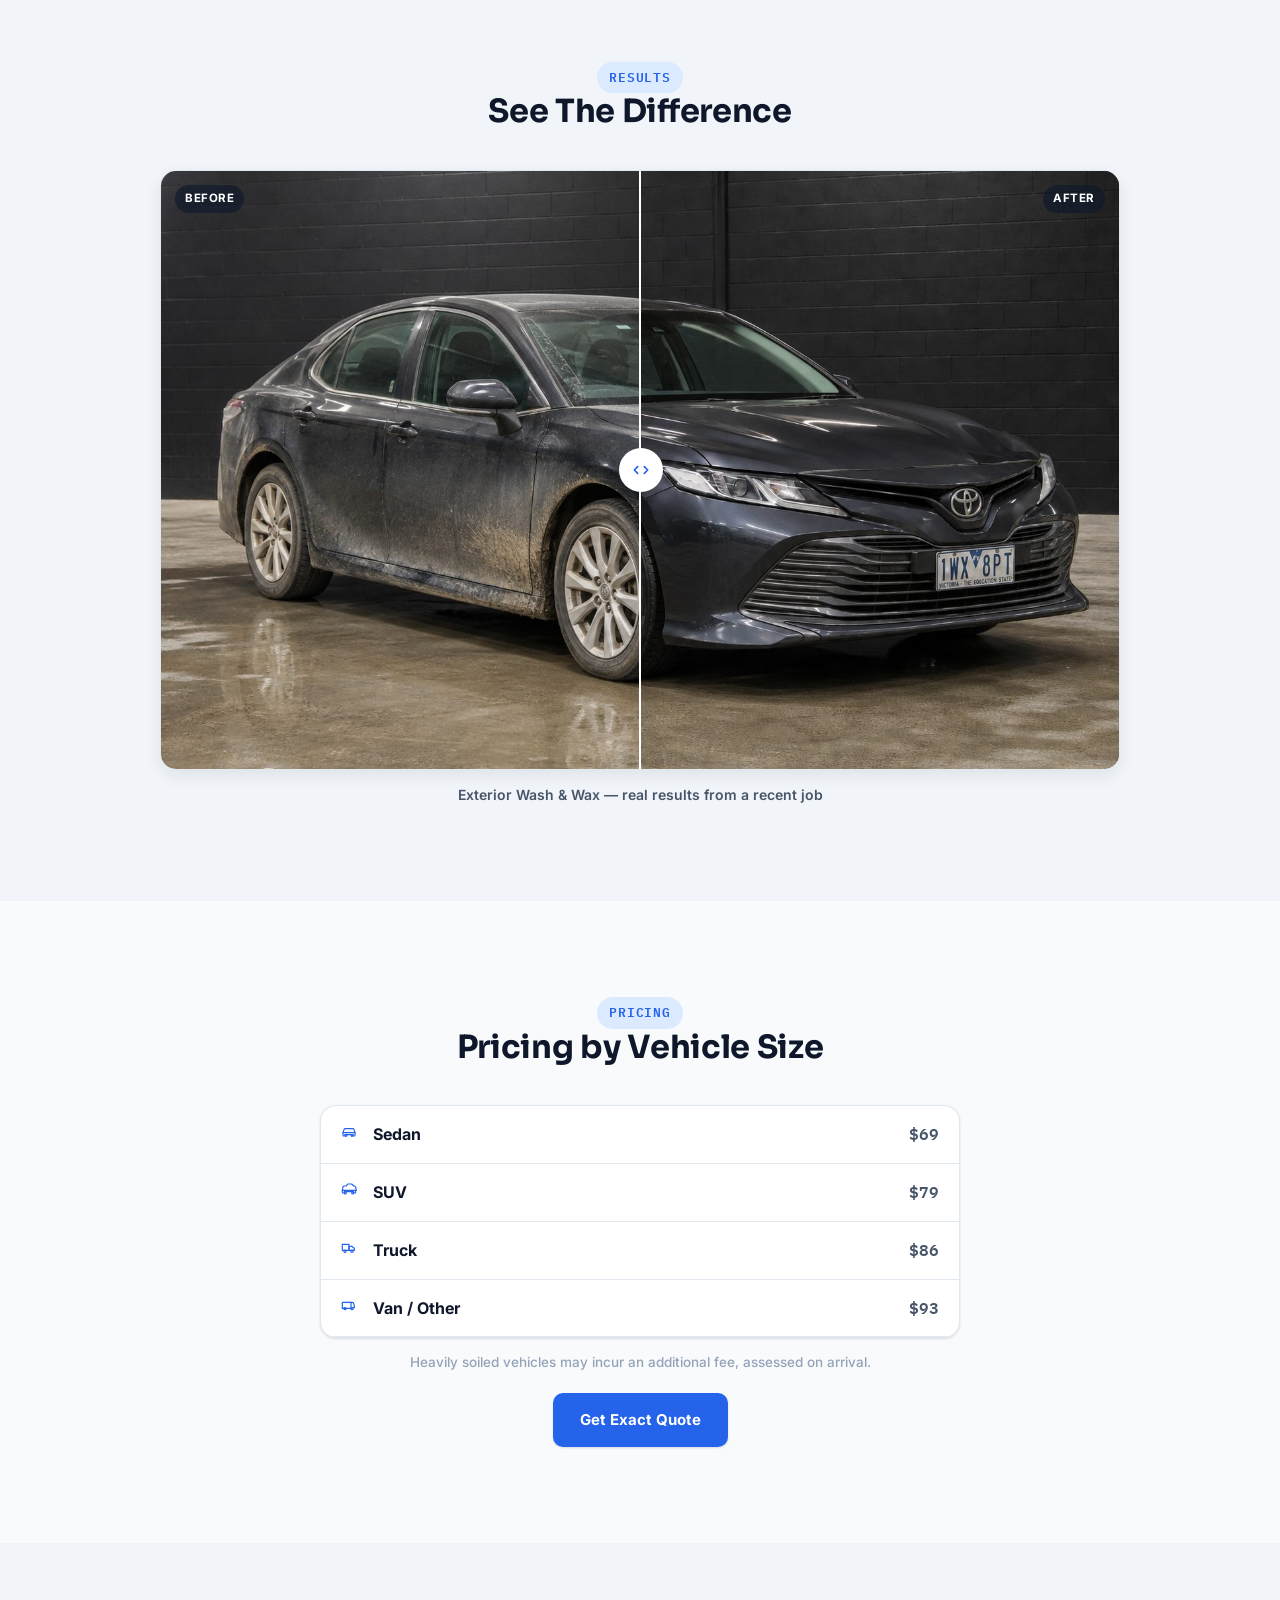
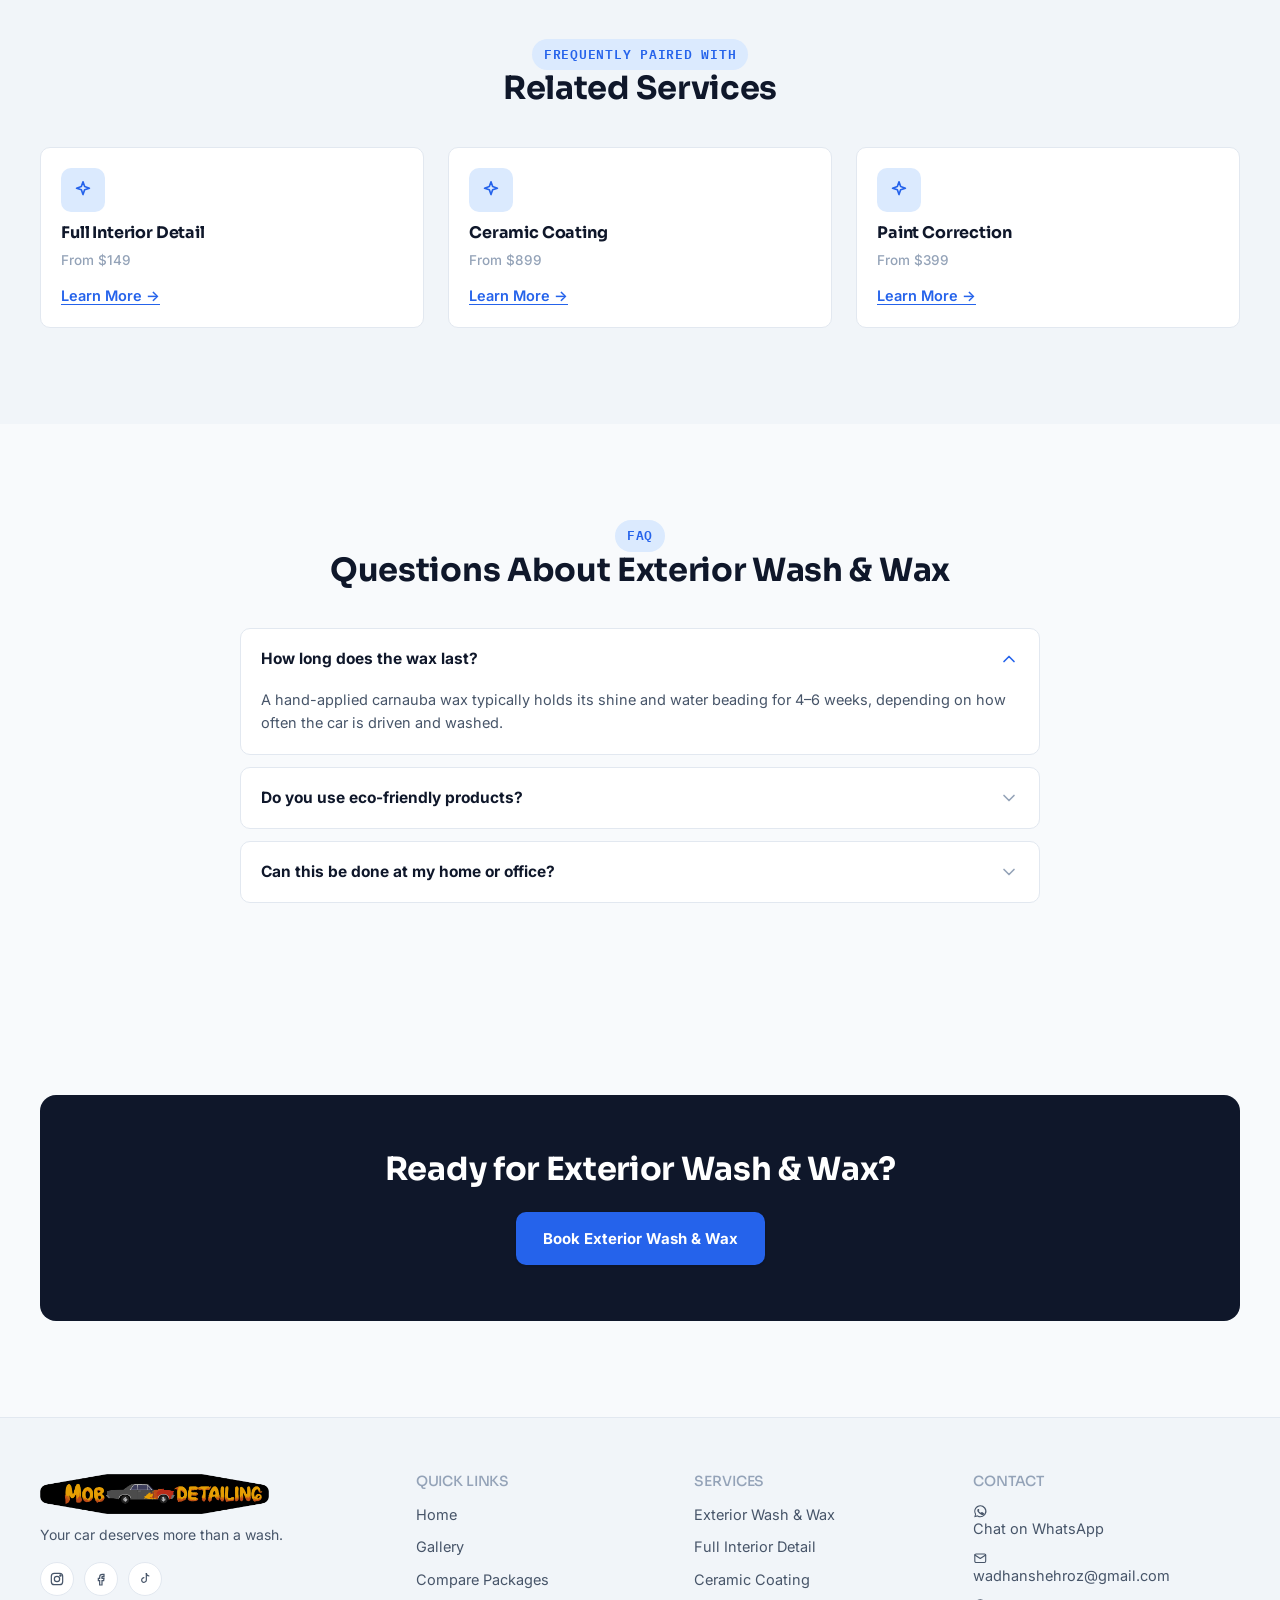
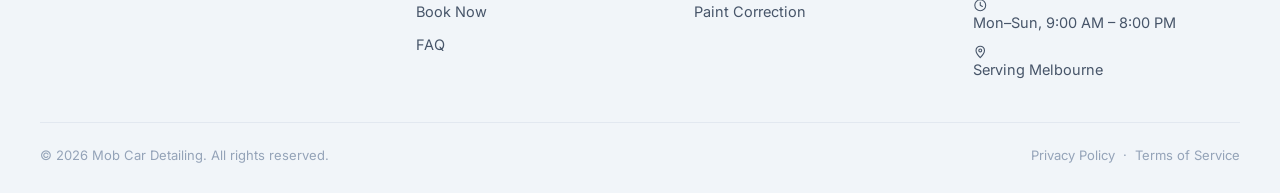
<file: Detailing/pages/service.html>
<!DOCTYPE html>
<html lang="en">
<head>
<meta charset="UTF-8">
<meta name="viewport" content="width=device-width, initial-scale=1.0">
<title id="pageTitle">Service — Mob Car Detailing</title>
<meta name="description" id="pageMetaDescription" content="Mobile car detailing services in Melbourne from Mob Car Detailing — we come to you, no drop-off required.">
<link rel="icon" type="image/png" href="../assets/images/favicon-32.png">
<link rel="apple-touch-icon" href="../assets/images/favicon-180.png">
<link rel="stylesheet" href="../css/styles.css">
</head>
<body>

<div id="headerMount"></div>

<main>

  <!-- ============ 1. SERVICE HERO ============ -->
  <section class="hero section-tight">
    <div class="container">
      <div class="breadcrumb" id="breadcrumbMount"></div>
      <div class="hero-grid reverse">
        <div class="hero-media">
          <div class="ba-wrap" style="max-width:none;">
            <img id="heroServiceImg" src="" alt="" style="width:100%;border-radius:var(--radius-lg);box-shadow:var(--shadow-md);border:1px solid var(--color-border);aspect-ratio:16/10;object-fit:cover;display:block;">
          </div>
        </div>
        <div class="hero-copy">
          <h1 id="serviceName"></h1>
          <p class="sub" id="serviceValueProp"></p>
          <div class="hero-meta-row">
            <span class="badge badge-soft" id="servicePriceBadge"></span>
            <span class="badge badge-soft" id="serviceDurationBadge"></span>
            <span class="stars" id="serviceStars"></span>
          </div>
          <div class="hero-cta-row">
            <a href="booking.html" class="btn btn-primary" id="serviceBookCta">Book This Service</a>
          </div>
        </div>
      </div>
    </div>
  </section>

  <!-- ============ 2. WHAT'S INCLUDED ============ -->
  <section class="section section--alt">
    <div class="container">
      <div class="section-head">
        <span class="eyebrow">Scope of Work</span>
        <h2>What's Included</h2>
      </div>
      <div class="grid" id="includedGrid" style="grid-template-columns:repeat(2,1fr);gap:14px;"></div>
      <p class="caption" id="addOnsNote" style="margin-top:18px;"></p>
    </div>
  </section>

  <!-- ============ 3. PROCESS STEPS ============ -->
  <section class="section">
    <div class="container">
      <div class="section-head center">
        <span class="eyebrow">Our Process</span>
        <h2>How We Do It</h2>
      </div>
      <div class="steps" id="processStepsMount"></div>
    </div>
  </section>

  <!-- ============ 4. BEFORE / AFTER ============ -->
  <section class="section section--alt">
    <div class="container">
      <div class="section-head center">
        <span class="eyebrow">Results</span>
        <h2>See The Difference</h2>
      </div>
      <div id="beforeAfterMount"></div>
    </div>
  </section>

  <!-- ============ 5. PRICING SNAPSHOT ============ -->
  <section class="section">
    <div class="container">
      <div class="section-head center">
        <span class="eyebrow">Pricing</span>
        <h2>Pricing by Vehicle Size</h2>
      </div>
      <div class="card" style="max-width:640px;margin-inline:auto;overflow:hidden;">
        <table style="width:100%;border-collapse:collapse;" id="pricingTable"></table>
      </div>
      <p class="caption" style="text-align:center;margin-top:14px;">Heavily soiled vehicles may incur an additional fee, assessed on arrival.</p>
      <div style="text-align:center;margin-top:20px;">
        <a href="booking.html" class="btn btn-primary">Get Exact Quote</a>
      </div>
    </div>
  </section>

  <!-- ============ 6. RELATED SERVICES ============ -->
  <section class="section section--alt">
    <div class="container">
      <div class="section-head center">
        <span class="eyebrow">Frequently Paired With</span>
        <h2>Related Services</h2>
      </div>
      <div class="grid" id="relatedGrid" style="grid-template-columns:repeat(auto-fit,minmax(220px,1fr));"></div>
    </div>
  </section>

  <!-- ============ 7. SERVICE-SPECIFIC FAQ ============ -->
  <section class="section">
    <div class="container">
      <div class="section-head center">
        <span class="eyebrow">FAQ</span>
        <h2 id="faqHeading">Questions About This Service</h2>
      </div>
      <div id="faqMount"></div>
    </div>
  </section>

  <!-- ============ 8. CTA FOOTER BLOCK ============ -->
  <section class="section">
    <div class="container">
      <div class="final-cta">
        <h2 id="ctaHeading"></h2>
        <div class="hero-cta-row">
          <a href="booking.html" class="btn btn-primary" id="ctaBookBtn">Book Now</a>
        </div>
      </div>
    </div>
  </section>

</main>

<div id="footerMount"></div>
<div id="conversionBarMount"></div>

<script src="../js/data.js"></script>
<script src="../js/state.js"></script>
<script src="../js/components.js"></script>
<script src="../js/service.js"></script>
</body>
</html>
</file>
<file: Detailing/css/styles.css>
/* ==========================================================================
   MOBILE DETAILING — DESIGN SYSTEM
   Clean Light Theme. Tokens below are locked to the approved blueprint;
   do not introduce new colors without updating this block.
   ========================================================================== */

@import url('https://fonts.googleapis.com/css2?family=Sora:wght@400;600;700;800&family=Inter:wght@400;500;600;700&family=IBM+Plex+Mono:wght@500;600&family=Space+Grotesk:wght@500;600;700&display=swap');

:root {
  /* --- Color tokens (from blueprint) --- */
  --color-bg-primary: #F8FAFC;
  --color-bg-secondary: #FFFFFF;
  --color-bg-tertiary: #F1F5F9;
  --color-text-primary: #0F172A;
  --color-text-secondary: #475569;
  --color-text-muted: #94A3B8;
  --color-accent-primary: #2563EB;
  --color-accent-hover: #1D4ED8;
  --color-accent-soft: #DBEAFE;
  --color-success: #16A34A;
  --color-success-soft: #DCFCE7;
  --color-warning: #F59E0B;
  --color-warning-soft: #FEF3C7;
  --color-border: #E2E8F0;
  --color-danger: #DC2626;

  /* --- Type --- */
  --font-display: 'Sora', system-ui, sans-serif;
  --font-body: 'Inter', system-ui, sans-serif;
  --font-mono: 'IBM Plex Mono', ui-monospace, monospace;
  --font-slogan: 'Space Grotesk', 'Sora', system-ui, sans-serif;

  /* --- Elevation / shape --- */
  --radius-sm: 6px;
  --radius-md: 10px;
  --radius-lg: 16px;
  --radius-full: 999px;
  --shadow-sm: 0 1px 2px rgba(15, 23, 42, .06), 0 1px 3px rgba(15, 23, 42, .08);
  --shadow-md: 0 6px 16px rgba(15, 23, 42, .08);
  --shadow-lg: 0 16px 40px rgba(15, 23, 42, .14);

  /* --- Layout --- */
  --container-max: 1280px;
  --header-h: 76px;
  --conversion-bar-h: 76px;
}

/* ==========================================================================
   Reset & base
   ========================================================================== */
*,
*::before,
*::after {
  box-sizing: border-box;
}

html {
  scroll-behavior: smooth;
}

body {
  margin: 0;
  font-family: var(--font-body);
  color: var(--color-text-secondary);
  background: var(--color-bg-primary);
  -webkit-font-smoothing: antialiased;
  line-height: 1.55;
  padding-bottom: var(--conversion-bar-h);
}

@media (min-width:900px) {
  body {
    padding-bottom: 0;
  }
}

img,
svg {
  display: block;
  max-width: 100%;
}

svg {
  width: 1em;
  height: 1em;
}

/* safe default; any context with a class-based size rule overrides this */
a {
  color: inherit;
  text-decoration: none;
}

button {
  font: inherit;
  cursor: pointer;
}

ul {
  margin: 0;
  padding: 0;
  list-style: none;
}

input,
select,
textarea {
  font: inherit;
}

h1,
h2,
h3,
h4 {
  font-family: var(--font-display);
  color: var(--color-text-primary);
  margin: 0;
  line-height: 1.14;
  letter-spacing: -0.01em;
}

h1 {
  font-size: clamp(2.25rem, 4.2vw + 1rem, 3rem);
  font-weight: 800;
}

h2 {
  font-size: clamp(1.75rem, 2.4vw + 1rem, 2rem);
  font-weight: 700;
}

h3 {
  font-size: clamp(1.25rem, 1vw + 1rem, 1.375rem);
  font-weight: 700;
}

p {
  margin: 0;
}

.mono {
  font-family: var(--font-mono);
  font-weight: 600;
  letter-spacing: -0.02em;
}

.eyebrow {
  display: inline-flex;
  align-items: center;
  gap: 6px;
  font-family: var(--font-mono);
  font-size: 12.5px;
  font-weight: 600;
  letter-spacing: .06em;
  text-transform: uppercase;
  color: var(--color-accent-primary);
  background: var(--color-accent-soft);
  padding: 6px 12px;
  border-radius: var(--radius-full);
}

.eyebrow svg {
  width: 13px;
  height: 13px;
  flex-shrink: 0;
}

.badge svg {
  width: 13px;
  height: 13px;
  flex-shrink: 0;
}

.ba-img svg {
  width: 16px;
  height: 16px;
  flex-shrink: 0;
}

.inline-status svg {
  width: 16px;
  height: 16px;
  flex-shrink: 0;
}

.zip-result svg {
  width: 16px;
  height: 16px;
  flex-shrink: 0;
}

.carousel-arrows button svg {
  width: 16px;
  height: 16px;
}

.text-muted {
  color: var(--color-text-muted);
}

.text-secondary {
  color: var(--color-text-secondary);
}

.caption {
  font-size: 13.5px;
  color: var(--color-text-muted);
  font-weight: 500;
}

/* ==========================================================================
   Layout primitives
   ========================================================================== */
.container {
  width: 100%;
  max-width: var(--container-max);
  margin-inline: auto;
  padding-inline: 24px;
}

@media (min-width:768px) {
  .container {
    padding-inline: 40px;
  }
}

.section {
  padding-block: 64px;
}

.section-tight {
  padding-block: 48px;
}

@media (min-width:900px) {
  .section {
    padding-block: 96px;
  }

  .section-tight {
    padding-block: 64px;
  }
}

.section--alt {
  background: var(--color-bg-tertiary);
}

.section--white {
  background: var(--color-bg-secondary);
}

.section-head {
  max-width: 640px;
  margin-bottom: 40px;
}

.section-head.center {
  margin-inline: auto;
  text-align: center;
}

.section-head p {
  margin-top: 12px;
  font-size: 16px;
}

.grid {
  display: grid;
  gap: 24px;
}

.stack {
  display: flex;
  flex-direction: column;
}

/* ==========================================================================
   Buttons
   ========================================================================== */
.btn {
  display: inline-flex;
  align-items: center;
  justify-content: center;
  gap: 8px;
  padding: 14px 26px;
  border-radius: var(--radius-md);
  font-weight: 700;
  font-size: 15px;
  font-family: var(--font-body);
  border: 1.5px solid transparent;
  white-space: nowrap;
  transition: transform .15s ease, box-shadow .15s ease, background .15s ease, color .15s ease;
}

.btn:active {
  transform: translateY(1px);
}

.btn-primary {
  background: var(--color-accent-primary);
  color: #fff;
  box-shadow: var(--shadow-sm);
}

.btn-primary:hover {
  background: var(--color-accent-hover);
  box-shadow: var(--shadow-md);
}

.btn-secondary {
  background: transparent;
  border-color: var(--color-accent-primary);
  color: var(--color-accent-primary);
}

.btn-secondary:hover {
  background: var(--color-accent-soft);
}

.btn-ghost {
  background: transparent;
  color: var(--color-text-primary);
  border-color: var(--color-border);
}

.btn-ghost:hover {
  border-color: var(--color-accent-primary);
  color: var(--color-accent-primary);
}

.btn-block {
  width: 100%;
}

.btn-sm {
  padding: 9px 16px;
  font-size: 13.5px;
  border-radius: var(--radius-sm);
}

.btn[disabled] {
  opacity: .45;
  pointer-events: none;
}

.btn-link {
  background: none;
  border: none;
  padding: 0;
  color: var(--color-accent-primary);
  font-weight: 600;
  font-size: 14.5px;
  text-decoration: underline;
  text-underline-offset: 3px;
}

/* ==========================================================================
   Badges / trust chips
   ========================================================================== */
.badge {
  display: inline-flex;
  align-items: center;
  gap: 6px;
  font-size: 12.5px;
  font-weight: 700;
  padding: 5px 11px;
  border-radius: var(--radius-full);
}

.badge-soft {
  background: var(--color-accent-soft);
  color: var(--color-accent-hover);
}

.badge-success {
  background: var(--color-success-soft);
  color: var(--color-success);
}

.badge-warning {
  background: var(--color-warning-soft);
  color: #92400E;
}

.badge-popular {
  position: absolute;
  top: -13px;
  left: 50%;
  transform: translateX(-50%);
  background: var(--color-accent-primary);
  color: #fff;
  box-shadow: var(--shadow-sm);
}

.stars {
  display: inline-flex;
  align-items: center;
  gap: 6px;
  color: var(--color-text-primary);
  font-weight: 700;
  font-size: 14px;
}

.stars svg {
  width: 16px;
  height: 16px;
  fill: var(--color-warning);
}

/* ==========================================================================
   Cards
   ========================================================================== */
.card {
  background: var(--color-bg-secondary);
  border: 1px solid var(--color-border);
  border-radius: var(--radius-lg);
  box-shadow: var(--shadow-sm);
}

.icon-card {
  background: var(--color-bg-secondary);
  border: 1px solid var(--color-border);
  border-radius: var(--radius-md);
  padding: 20px;
}

.icon-tile {
  width: 44px;
  height: 44px;
  border-radius: var(--radius-md);
  background: var(--color-accent-soft);
  color: var(--color-accent-primary);
  display: flex;
  align-items: center;
  justify-content: center;
  flex-shrink: 0;
}

.icon-tile svg {
  width: 22px;
  height: 22px;
}

/* ==========================================================================
   Asset placeholder (used everywhere an image would go)
   ========================================================================== */
.asset-placeholder {
  position: relative;
  overflow: hidden;
  border-radius: var(--radius-lg);
  background: linear-gradient(135deg, var(--color-accent-soft) 0%, var(--color-bg-tertiary) 60%);
  border: 1px solid var(--color-border);
  display: flex;
  flex-direction: column;
  align-items: center;
  justify-content: center;
  gap: 10px;
  color: var(--color-accent-hover);
  min-height: 220px;
  text-align: center;
  padding: 20px;
}

.asset-placeholder svg {
  width: 34px;
  height: 34px;
  opacity: .7;
}

.asset-placeholder span {
  font-size: 12.5px;
  font-weight: 600;
  color: var(--color-accent-hover);
  max-width: 220px;
  line-height: 1.4;
}

.asset-placeholder::after {
  content: "";
  position: absolute;
  inset: 0;
  background: repeating-linear-gradient(45deg, rgba(255, 255, 255, .35) 0 2px, transparent 2px 14px);
  pointer-events: none;
}

/* ==========================================================================
   Site header / nav
   ========================================================================== */
.site-header {
  position: sticky;
  top: 0;
  z-index: 40;
  background: rgba(248, 250, 252, .9);
  backdrop-filter: blur(10px);
  border-bottom: 1px solid transparent;
  transition: border-color .2s ease, box-shadow .2s ease, background .2s ease;
}

.site-header.is-scrolled {
  border-bottom-color: var(--color-border);
  box-shadow: 0 2px 10px rgba(15, 23, 42, .05);
  background: rgba(255, 255, 255, .92);
}

.site-header .container {
  height: var(--header-h);
  display: flex;
  align-items: center;
  justify-content: space-between;
  gap: 16px;
}

.brand {
  display: flex;
  align-items: center;
  color: var(--color-text-primary);
  white-space: nowrap;
}

/* Compact mark: small square car-crop icon + short text — used in the
   header on phones/tablets, where a wide banner logo would crowd out
   the WhatsApp/Book Now/menu buttons. */
.brand-compact {
  display: flex;
  align-items: center;
  gap: 10px;
}

.brand-mark {
  width: 38px;
  height: 38px;
  flex-shrink: 0;
  display: block;
  border-radius: var(--radius-sm);
  overflow: hidden;
}

.brand-mark img {
  width: 100%;
  height: 100%;
  display: block;
  object-fit: cover;
}

.brand-compact-text {
  font-family: var(--font-display);
  font-weight: 800;
  font-size: 18px;
}

/* Wide mark: the full logo banner (already contains the wordmark, so no
   extra text alongside it). Used in the header on wider screens, and
   always in the footer, where there's room either way. */
.brand-wide {
  display: none;
}

.brand-wide img {
  display: block;
  height: 34px;
  width: auto;
}

.footer-logo {
  display: block !important;
}

.footer-logo img {
  height: 40px;
}

@media (min-width:640px) {
  .brand-compact {
    display: none;
  }

  .brand-wide {
    display: block;
  }
}

.nav-links {
  display: none;
  align-items: center;
  gap: 28px;
  font-weight: 600;
  font-size: 14.5px;
  color: var(--color-text-secondary);
}

.nav-links a:hover {
  color: var(--color-accent-primary);
}

.nav-actions {
  display: flex;
  align-items: center;
  gap: 10px;
}

.nav-whatsapp {
  display: flex;
  align-items: center;
  justify-content: center;
  gap: 8px;
  width: 44px;
  height: 44px;
  border-radius: 50%;
  background: #25D366;
  color: #fff;
  flex-shrink: 0;
}

.nav-whatsapp svg {
  width: 20px;
  height: 20px;
}

.nav-whatsapp-number {
  display: none;
}

.nav-toggle {
  display: inline-flex;
  background: none;
  border: 1px solid var(--color-border);
  border-radius: var(--radius-sm);
  padding: 8px;
  width: 44px;
  height: 44px;
  align-items: center;
  justify-content: center;
}

.nav-toggle svg {
  width: 20px;
  height: 20px;
}

@media (min-width:1080px) {
  .nav-links {
    display: flex;
  }

  .nav-whatsapp {
    width: auto;
    height: auto;
    border-radius: var(--radius-full);
    padding: 9px 16px 9px 12px;
    background: rgba(37, 211, 102, .12);
    color: #128C4A;
  }

  .nav-whatsapp-number {
    display: inline;
    font-weight: 700;
    font-size: 13.5px;
    white-space: nowrap;
  }

  .nav-toggle {
    display: none;
  }
}

/* Very narrow phones (iPhone 5/SE 1st-gen width, 320px) need a tighter
   header so the WhatsApp button + Book Now + hamburger don't overflow. */
@media (max-width:359px) {
  .site-header .container {
    padding-inline: 14px;
  }

  .nav-actions {
    gap: 6px;
  }

  .nav-whatsapp,
  .nav-toggle {
    width: 40px;
    height: 40px;
  }

  .nav-actions .btn-sm {
    padding: 9px 12px;
    font-size: 12.5px;
  }
}

.mobile-nav {
  position: fixed;
  inset: var(--header-h) 0 0 0;
  background: var(--color-bg-secondary);
  z-index: 39;
  padding: 24px;
  display: none;
  overflow: auto;
}

.mobile-nav.is-open {
  display: block;
}

.mobile-nav a {
  display: block;
  padding: 16px 4px;
  font-weight: 700;
  font-size: 18px;
  color: var(--color-text-primary);
  border-bottom: 1px solid var(--color-border);
}

/* --- Desktop "Services" dropdown --- */
.nav-dropdown {
  position: relative;
}

.nav-dropdown-trigger {
  display: inline-flex;
  align-items: center;
  gap: 4px;
}

.nav-dropdown-trigger svg {
  width: 14px;
  height: 14px;
  transition: transform .15s ease;
}

.nav-dropdown-panel {
  display: none;
  position: absolute;
  top: calc(100% + 14px);
  left: 50%;
  transform: translateX(-50%);
  min-width: 240px;
  background: var(--color-bg-secondary);
  border: 1px solid var(--color-border);
  border-radius: var(--radius-md);
  box-shadow: var(--shadow-lg);
  padding: 8px;
  z-index: 45;
}

.nav-dropdown-panel::before {
  content: "";
  position: absolute;
  top: -14px;
  left: 0;
  right: 0;
  height: 14px;
}

.nav-dropdown-panel a {
  display: block;
  padding: 10px 14px;
  border-radius: var(--radius-sm);
  font-size: 14px;
  font-weight: 600;
  color: var(--color-text-primary);
  white-space: nowrap;
}

.nav-dropdown-panel a:hover {
  background: var(--color-accent-soft);
  color: var(--color-accent-hover);
}

.nav-dropdown:hover .nav-dropdown-panel,
.nav-dropdown:focus-within .nav-dropdown-panel {
  display: block;
}

.nav-dropdown:hover .nav-dropdown-trigger svg {
  transform: rotate(180deg);
}

/* --- Mobile "Services" expandable section --- */
.mobile-nav-services-toggle {
  width: 100%;
  display: flex;
  align-items: center;
  justify-content: space-between;
  background: none;
  border: none;
  padding: 16px 4px;
  font-weight: 700;
  font-size: 18px;
  color: var(--color-text-primary);
  border-bottom: 1px solid var(--color-border);
  text-align: left;
}

.mobile-nav-services-toggle svg {
  width: 18px;
  height: 18px;
  color: var(--color-text-muted);
  transition: transform .2s ease;
}

.mobile-nav-services-toggle[aria-expanded="true"] svg {
  transform: rotate(180deg);
}

.mobile-nav-services-panel {
  max-height: 0;
  overflow: hidden;
  transition: max-height .25s ease;
}

.mobile-nav-services-panel.is-open {
  max-height: 400px;
}

.mobile-nav-services-panel a {
  padding-left: 20px;
  font-size: 15.5px;
  font-weight: 600;
  color: var(--color-text-secondary);
}

.mobile-nav-whatsapp {
  display: flex !important;
  align-items: center;
  gap: 10px;
  color: #16A34A !important;
  margin-top: 8px;
}

.mobile-nav-whatsapp svg {
  width: 22px;
  height: 22px;
  flex-shrink: 0;
}

.breadcrumb {
  font-size: 13.5px;
  color: var(--color-text-muted);
  display: flex;
  gap: 6px;
  flex-wrap: wrap;
  margin-bottom: 18px;
}

.breadcrumb a:hover {
  color: var(--color-accent-primary);
}

.breadcrumb .current {
  color: var(--color-text-secondary);
  font-weight: 600;
}

/* ==========================================================================
   Hero — base (used by Service Page: classic light two-column layout)
   ========================================================================== */
.hero {
  padding-block: 48px;
}

@media (min-width:900px) {
  .hero {
    padding-block: 96px;
  }
}

.hero-grid {
  display: grid;
  gap: 40px;
  align-items: center;
}

@media (min-width:900px) {
  .hero-grid {
    grid-template-columns: 55% 1fr;
    gap: 56px;
  }

  .hero-grid.reverse {
    grid-template-columns: 45% 1fr;
  }
}

.hero-copy {
  display: flex;
  flex-direction: column;
  gap: 20px;
  align-items: flex-start;
}

.hero-copy .sub {
  font-size: 17px;
  max-width: 480px;
}

.hero-cta-row {
  display: flex;
  flex-wrap: wrap;
  gap: 12px;
  margin-top: 6px;
}

.trust-line {
  display: flex;
  align-items: center;
  gap: 10px;
  font-size: 14px;
  color: var(--color-text-secondary);
  font-weight: 600;
}

.trust-line svg {
  width: 18px;
  height: 18px;
  color: var(--color-success);
}

.hero-meta-row {
  display: flex;
  flex-wrap: wrap;
  gap: 18px;
  align-items: center;
  margin-top: 4px;
}

.pin-line {
  display: flex;
  align-items: center;
  gap: 6px;
  font-size: 14px;
  font-weight: 600;
  color: var(--color-text-secondary);
}

.pin-line svg {
  width: 16px;
  height: 16px;
  color: var(--color-accent-primary);
}

.hero-media .asset-placeholder {
  min-height: 340px;
}

/* ==========================================================================
   Hero — Homepage variant: full-bleed animated background image/video slot
   Add class="hero hero--image" to get this treatment; everything below is
   scoped under .hero--image so the Service Page's plain .hero is untouched.
   ========================================================================== */
.hero--image {
  position: relative;
  overflow: hidden;
  min-height: 560px;
  display: flex;
  align-items: center;
  padding-block: 96px 64px;
  color: #fff;
}

@media (min-width:900px) {
  .hero--image {
    min-height: 660px;
    padding-block: 64px;
  }
}

.hero--image .hero-bg {
  position: absolute;
  inset: 0;
  z-index: 0;
  background: #0F172A;
}

.hero--image .hero-bg svg,
.hero--image .hero-bg video {
  width: 100%;
  height: 100%;
  object-fit: cover;
  display: block;
  transition: opacity .5s ease;
}

.hero--image .hero-bg-overlay {
  position: absolute;
  inset: 0;
  z-index: 1;
  background: linear-gradient(105deg, rgba(5, 10, 25, .8) 0%, rgba(8, 14, 32, .52) 45%, rgba(10, 20, 40, .22) 72%, rgba(10, 20, 40, .08) 100%);
}

.hero--image .hero-bubbles {
  position: absolute;
  inset: 0;
  z-index: 2;
  pointer-events: none;
  overflow: hidden;
}

.hero--image .bubble {
  position: absolute;
  bottom: -10%;
  border-radius: 50%;
  background: radial-gradient(circle at 30% 30%, rgba(255, 255, 255, .85), rgba(147, 197, 253, .15) 70%);
  opacity: 0;
  animation: bubbleRise linear infinite;
}

@keyframes bubbleRise {
  0% {
    transform: translateY(0) scale(.6);
    opacity: 0;
  }

  12% {
    opacity: .75;
  }

  88% {
    opacity: .35;
  }

  100% {
    transform: translateY(-620px) scale(1);
    opacity: 0;
  }
}

.hero--image .shine-rect {
  transform-box: fill-box;
  transform-origin: center;
  animation: heroShineSweep 6s ease-in-out infinite;
}

@keyframes heroShineSweep {
  0% {
    transform: translateX(-120px) skewX(-18deg);
  }

  55% {
    transform: translateX(1500px) skewX(-18deg);
  }

  100% {
    transform: translateX(1500px) skewX(-18deg);
  }
}

.hero--image .container {
  position: relative;
  z-index: 3;
  width: 100%;
}

.hero--image .hero-copy {
  max-width: 600px;
}

.hero--image .hero-copy .eyebrow {
  background: rgba(255, 255, 255, .14);
  color: #fff;
  -webkit-backdrop-filter: blur(6px);
  backdrop-filter: blur(6px);
}

.hero--image .hero-copy h1 {
  color: #fff;
}

.hero-slogan {
  font-family: var(--font-slogan);
  font-weight: 700;
  text-transform: none;
  letter-spacing: -0.01em;
  line-height: 1.08;
  font-size: clamp(2.1rem, 5vw + 1rem, 3.4rem);
  text-shadow: 0 2px 24px rgba(0, 0, 0, .35);
}

.hero--image .hero-copy .sub {
  color: #DBEAFE;
}

.btn-secondary--onimage {
  background: rgba(255, 255, 255, .08);
  border-color: rgba(255, 255, 255, .55);
  color: #fff;
}

.btn-secondary--onimage:hover {
  background: rgba(255, 255, 255, .18);
  border-color: #fff;
}

.hero--image .trust-line {
  color: #E2E8F0;
}

.hero--image .trust-line svg {
  color: #4ADE80;
}

.hero--image .pin-line {
  color: #E2E8F0;
}

.hero--image .pin-line svg {
  color: #93C5FD;
}

.hero-stars-line {
  display: flex;
  align-items: center;
  gap: 6px;
  font-size: 14px;
  font-weight: 700;
  color: #fff;
}

.hero-stars-line svg {
  width: 16px;
  height: 16px;
  fill: var(--color-warning);
}

.hero-floating-card {
  display: none;
  position: absolute;
  right: 0;
  bottom: 0;
  z-index: 3;
  background: rgba(255, 255, 255, .12);
  -webkit-backdrop-filter: blur(16px);
  backdrop-filter: blur(16px);
  border: 1px solid rgba(255, 255, 255, .28);
  border-radius: var(--radius-lg);
  padding: 20px 24px;
  color: #fff;
  box-shadow: var(--shadow-lg);
  min-width: 220px;
}

@media (min-width:900px) {
  .hero-floating-card {
    display: block;
  }
}

.hero-floating-card .big-rating {
  display: flex;
  align-items: baseline;
  gap: 8px;
}

.hero-floating-card .big-rating .num {
  font-family: var(--font-mono);
  font-size: 30px;
  font-weight: 600;
}

.hero-floating-card .stars-row {
  display: flex;
  gap: 3px;
  margin-top: 6px;
  color: var(--color-warning);
}

.hero-floating-card .stars-row svg {
  width: 15px;
  height: 15px;
  fill: var(--color-warning);
}

.hero-floating-card .caption-row {
  margin-top: 8px;
  font-size: 12.5px;
  color: #CBD5E1;
  font-weight: 600;
}

.scroll-cue {
  display: flex;
  justify-content: center;
  margin-top: 36px;
  color: rgba(255, 255, 255, .75);
  position: relative;
  z-index: 3;
}

.scroll-cue svg {
  width: 22px;
  height: 22px;
  animation: bob 1.8s infinite;
}

@keyframes bob {

  0%,
  100% {
    transform: translateY(0);
  }

  50% {
    transform: translateY(6px);
  }
}

@media (min-width:900px) {
  .scroll-cue {
    display: none;
  }
}

/* ==========================================================================
   Vehicle selector module
   ========================================================================== */
.vehicle-selector {
  max-width: 760px;
  margin-inline: auto;
  background: var(--color-bg-secondary);
  border: 1px solid var(--color-border);
  border-radius: var(--radius-lg);
  box-shadow: var(--shadow-md);
  padding: 32px 24px;
}

.vehicle-selector h3 {
  text-align: center;
  margin-bottom: 4px;
}

.vehicle-selector .sub {
  text-align: center;
  font-size: 14px;
  margin-bottom: 22px;
}

.vehicle-tiles {
  display: grid;
  grid-template-columns: repeat(2, 1fr);
  gap: 12px;
}

@media (min-width:640px) {
  .vehicle-tiles {
    grid-template-columns: repeat(4, 1fr);
  }
}

.vehicle-tile {
  display: flex;
  flex-direction: column;
  align-items: center;
  gap: 10px;
  padding: 18px 10px;
  border: 1.5px solid var(--color-border);
  border-radius: var(--radius-md);
  background: var(--color-bg-primary);
  font-weight: 700;
  font-size: 14px;
  color: var(--color-text-primary);
  transition: border-color .15s ease, background .15s ease, transform .15s ease;
}

.vehicle-tile:hover {
  border-color: var(--color-accent-primary);
  transform: translateY(-2px);
}

.vehicle-tile svg {
  width: 28px;
  height: 28px;
  color: var(--color-text-secondary);
  transition: color .15s ease;
}

.vehicle-tile.is-active {
  border-color: var(--color-accent-primary);
  background: var(--color-accent-soft);
}

.vehicle-tile.is-active svg {
  color: var(--color-accent-primary);
}

.vehicle-result {
  margin-top: 20px;
  padding: 16px 18px;
  border-radius: var(--radius-md);
  background: var(--color-bg-tertiary);
  gap: 12px;
  flex-wrap: wrap;
  font-size: 14.5px;
}

.vehicle-result:not([hidden]) {
  display: flex;
  align-items: center;
  justify-content: space-between;
}

.vehicle-result strong {
  color: var(--color-text-primary);
  font-family: var(--font-display);
}

.selector-tooltip {
  font-size: 12.5px;
  color: var(--color-text-muted);
  text-align: center;
  margin-top: 14px;
  display: flex;
  align-items: center;
  justify-content: center;
  gap: 5px;
}

/* ==========================================================================
   Trust bar
   ========================================================================== */
.trust-bar {
  background: var(--color-bg-tertiary);
  border-top: 1px solid var(--color-border);
  border-bottom: 1px solid var(--color-border);
}

.trust-bar .container {
  display: flex;
  gap: 32px;
  padding-block: 22px;
  overflow-x: auto;
}

@media (min-width:900px) {
  .trust-bar .container {
    justify-content: space-between;
  }
}

.trust-item {
  display: flex;
  align-items: center;
  gap: 10px;
  flex-shrink: 0;
  font-size: 13.5px;
  font-weight: 700;
  color: var(--color-text-primary);
  white-space: nowrap;
}

.trust-item svg {
  width: 20px;
  height: 20px;
  color: var(--color-accent-primary);
}

/* ==========================================================================
   How it works / process steps
   ========================================================================== */
.steps {
  display: grid;
  gap: 32px;
  position: relative;
}

@media (min-width:900px) {
  .steps {
    grid-template-columns: repeat(3, 1fr);
  }

  .steps::before {
    content: "";
    position: absolute;
    top: 26px;
    left: 16%;
    right: 16%;
    height: 0;
    border-top: 2px dashed var(--color-border);
    z-index: 0;
  }
}

.step {
  position: relative;
  z-index: 1;
  text-align: left;
  display: flex;
  flex-direction: column;
  gap: 14px;
}

.step-badge {
  width: 52px;
  height: 52px;
  border-radius: var(--radius-full);
  background: var(--color-accent-primary);
  color: #fff;
  display: flex;
  align-items: center;
  justify-content: center;
  font-family: var(--font-mono);
  font-weight: 600;
  font-size: 17px;
  box-shadow: var(--shadow-sm);
}

/* ==========================================================================
   Package grid
   ========================================================================== */
.package-grid {
  display: grid;
  gap: 24px;
}

@media (min-width:900px) {
  .package-grid {
    grid-template-columns: repeat(3, 1fr);
    align-items: stretch;
  }
}

.package-card {
  position: relative;
  display: flex;
  flex-direction: column;
  gap: 16px;
  padding: 32px 26px;
  background: var(--color-bg-secondary);
  border-radius: var(--radius-lg);
  border: 1.5px solid var(--color-border);
  box-shadow: var(--shadow-sm);
  transition: transform .18s ease, box-shadow .18s ease;
}

@media (min-width:900px) {
  .package-card:hover {
    transform: translateY(-4px);
    box-shadow: var(--shadow-lg);
  }
}

.package-card--featured {
  border-color: var(--color-accent-primary);
  box-shadow: var(--shadow-md);
}

@media (min-width:900px) {
  .package-card--featured {
    transform: scale(1.03);
  }
}

.package-price {
  display: flex;
  align-items: baseline;
  gap: 6px;
  margin-top: 2px;
}

.package-price .amount {
  font-family: var(--font-mono);
  font-size: 32px;
  font-weight: 600;
  color: var(--color-text-primary);
}

.package-price .from {
  font-size: 13px;
  color: var(--color-text-muted);
}

.package-features {
  display: flex;
  flex-direction: column;
  gap: 10px;
  margin: 6px 0;
}

.feature-line {
  display: flex;
  align-items: flex-start;
  gap: 10px;
  font-size: 14.5px;
  color: var(--color-text-secondary);
}

.feature-line svg {
  width: 18px;
  height: 18px;
  flex-shrink: 0;
  margin-top: 1px;
  color: var(--color-success);
}

.feature-line.muted svg {
  color: var(--color-text-muted);
}

.feature-line.muted {
  color: var(--color-text-muted);
}

/* ==========================================================================
   Before / After slider
   ========================================================================== */
.ba-wrap {
  max-width: 960px;
  margin-inline: auto;
}

.ba-slider {
  position: relative;
  width: 100%;
  aspect-ratio: 16/10;
  border-radius: var(--radius-lg);
  overflow: hidden;
  box-shadow: var(--shadow-md);
  border: 1px solid var(--color-border);
  touch-action: none;
  user-select: none;
}

.ba-slider .ba-img {
  position: absolute;
  inset: 0;
  overflow: hidden;
}

.ba-slider .ba-img img {
  position: absolute;
  inset: 0;
  width: 100%;
  height: 100%;
  object-fit: cover;
  display: block;
  pointer-events: none;
  user-select: none;
}

.ba-slider .ba-after {
  clip-path: inset(0 0 0 50%);
}

.ba-corner {
  position: absolute;
  top: 14px;
  font-size: 11.5px;
  font-weight: 700;
  padding: 5px 10px;
  border-radius: var(--radius-full);
  background: rgba(15, 23, 42, .65);
  color: #fff;
  letter-spacing: .05em;
  z-index: 2;
}

.ba-corner.left {
  left: 14px;
}

.ba-corner.right {
  right: 14px;
}

.ba-handle {
  position: absolute;
  top: 0;
  bottom: 0;
  left: 50%;
  width: 0;
  border-left: 2px solid #fff;
  transform: translateX(-1px);
  z-index: 3;
}

.ba-handle .grip {
  position: absolute;
  top: 50%;
  left: 50%;
  transform: translate(-50%, -50%);
  width: 44px;
  height: 44px;
  border-radius: var(--radius-full);
  background: #fff;
  box-shadow: var(--shadow-md);
  display: flex;
  align-items: center;
  justify-content: center;
  color: var(--color-accent-primary);
  cursor: ew-resize;
}

.ba-handle .grip svg {
  width: 20px;
  height: 20px;
}

.ba-caption {
  text-align: center;
  margin-top: 14px;
  font-size: 14px;
  color: var(--color-text-secondary);
  font-weight: 600;
}

/* ==========================================================================
   Testimonials carousel
   ========================================================================== */
.testimonial-carousel {
  position: relative;
  max-width: 1100px;
  margin-inline: auto;
}

.testimonial-track {
  display: flex;
  gap: 20px;
  overflow-x: auto;
  scroll-snap-type: x mandatory;
  padding-bottom: 8px;
  width: 100%;
  min-width: 0;
}

.testimonial-track::-webkit-scrollbar {
  display: none;
}

.testimonial-card {
  scroll-snap-align: start;
  flex: 0 0 100%;
  background: var(--color-bg-secondary);
  border: 1px solid var(--color-border);
  border-radius: var(--radius-lg);
  padding: 26px;
  display: flex;
  flex-direction: column;
  gap: 14px;
  box-shadow: var(--shadow-sm);
}

@media (min-width:900px) {
  .testimonial-card {
    flex: 0 0 calc(33.333% - 14px);
  }
}

.testimonial-quote {
  font-size: 15px;
  color: var(--color-text-primary);
  font-weight: 500;
}

.testimonial-name {
  font-weight: 700;
  color: var(--color-text-primary);
  font-size: 14px;
}

.carousel-dots {
  display: flex;
  justify-content: center;
  gap: 8px;
  margin-top: 18px;
}

.carousel-dots button {
  width: 8px;
  height: 8px;
  border-radius: 50%;
  background: var(--color-border);
  border: none;
  padding: 0;
}

.carousel-dots button.is-active {
  background: var(--color-accent-primary);
  width: 20px;
  border-radius: var(--radius-full);
}

.carousel-arrows {
  display: none;
}

@media (min-width:900px) {
  .carousel-arrows {
    display: flex;
    justify-content: center;
    gap: 12px;
    margin-top: 16px;
  }

  .carousel-arrows button {
    width: 36px;
    height: 36px;
    border-radius: 50%;
    border: 1px solid var(--color-border);
    background: #fff;
    display: flex;
    align-items: center;
    justify-content: center;
  }

  .carousel-arrows button:hover {
    border-color: var(--color-accent-primary);
    color: var(--color-accent-primary);
  }
}

/* ==========================================================================
   FAQ accordion
   ========================================================================== */
.faq-list {
  max-width: 800px;
  margin-inline: auto;
  display: flex;
  flex-direction: column;
  gap: 12px;
}

.faq-item {
  background: var(--color-bg-secondary);
  border: 1px solid var(--color-border);
  border-radius: var(--radius-md);
  overflow: hidden;
}

.faq-question {
  width: 100%;
  display: flex;
  align-items: center;
  justify-content: space-between;
  gap: 16px;
  padding: 18px 20px;
  background: none;
  border: none;
  text-align: left;
  font-weight: 700;
  font-size: 15.5px;
  color: var(--color-text-primary);
}

.faq-question svg {
  width: 20px;
  height: 20px;
  flex-shrink: 0;
  color: var(--color-text-muted);
  transition: transform .2s ease;
}

.faq-item.is-open .faq-question svg {
  transform: rotate(180deg);
  color: var(--color-accent-primary);
}

.faq-answer {
  max-height: 0;
  overflow: hidden;
  transition: max-height .25s ease;
}

.faq-answer-inner {
  padding: 0 20px 20px;
  font-size: 14.5px;
  color: var(--color-text-secondary);
}

.faq-footer-link {
  text-align: center;
  margin-top: 22px;
  font-size: 14.5px;
}

/* ==========================================================================
   Final CTA band
   ========================================================================== */
.final-cta {
  background: var(--color-text-primary);
  border-radius: var(--radius-lg);
  padding: 56px 32px;
  text-align: center;
}

.final-cta h2 {
  color: #fff;
}

.final-cta p {
  color: #CBD5E1;
  margin-top: 10px;
  font-size: 16px;
}

.final-cta .hero-cta-row {
  justify-content: center;
  margin-top: 24px;
}

.final-cta .call-link {
  display: block;
  margin-top: 14px;
  color: #93C5FD;
  font-weight: 600;
  font-size: 14px;
}

/* ==========================================================================
   Footer
   ========================================================================== */
.site-footer {
  background: var(--color-bg-tertiary);
  border-top: 1px solid var(--color-border);
  padding-block: 56px 28px;
}

.footer-grid {
  display: grid;
  gap: 36px;
}

@media (min-width:768px) {
  .footer-grid {
    grid-template-columns: 1.4fr 1fr 1fr 1.1fr;
  }
}

.footer-grid h4 {
  font-size: 14px;
  margin-bottom: 14px;
}

.footer-grid ul {
  display: flex;
  flex-direction: column;
  gap: 10px;
  font-size: 14.5px;
}

.footer-grid ul a:hover {
  color: var(--color-accent-primary);
}

.footer-brand p {
  font-size: 14px;
  margin-top: 10px;
  max-width: 280px;
}

.social-row {
  display: flex;
  gap: 10px;
  margin-top: 16px;
}

.social-row a {
  width: 34px;
  height: 34px;
  border-radius: 50%;
  border: 1px solid var(--color-border);
  display: flex;
  align-items: center;
  justify-content: center;
  background: #fff;
}

.social-row a svg {
  width: 16px;
  height: 16px;
}

.payment-badges {
  display: flex;
  gap: 8px;
  flex-wrap: wrap;
  margin-top: 14px;
  align-items: center;
}

.pay-badge {
  display: flex;
  align-items: center;
  color: var(--color-text-muted);
}

.pay-badge svg {
  width: 30px;
  height: 20px;
}

.pay-badge--text {
  gap: 5px;
  font-size: 11.5px;
  font-weight: 700;
  padding: 4px 9px;
  border-radius: var(--radius-sm);
  background: #fff;
  border: 1px solid var(--color-border);
}

.pay-badge--text svg {
  width: 14px;
  height: 14px;
}

.footer-bottom {
  border-top: 1px solid var(--color-border);
  margin-top: 40px;
  padding-top: 22px;
  display: flex;
  flex-wrap: wrap;
  gap: 12px;
  justify-content: space-between;
  font-size: 13px;
  color: var(--color-text-muted);
}

.footer-bottom a:hover {
  color: var(--color-accent-primary);
}

/* ==========================================================================
   Fixed mobile conversion bar (global persistent component)
   ========================================================================== */
.conversion-bar {
  position: fixed;
  left: 0;
  right: 0;
  bottom: 0;
  z-index: 50;
  height: var(--conversion-bar-h);
  background: rgba(255, 255, 255, .97);
  backdrop-filter: blur(8px);
  border-top: 1px solid var(--color-border);
  box-shadow: 0 -6px 20px rgba(15, 23, 42, .06);
  display: flex;
  align-items: center;
  padding-bottom: env(safe-area-inset-bottom);
  transition: transform .2s ease;
}

.conversion-bar.is-hidden {
  transform: translateY(100%);
}

.conversion-bar .container {
  display: flex;
  align-items: center;
  justify-content: space-between;
  gap: 12px;
  width: 100%;
  height: 100%;
  min-width: 0;
}

.conversion-bar .cb-label {
  font-size: 13px;
  font-weight: 600;
  color: var(--color-text-secondary);
  min-width: 0;
  flex-shrink: 1;
  white-space: nowrap;
  overflow: hidden;
  text-overflow: ellipsis;
}

.conversion-bar .cb-label strong {
  display: block;
  color: var(--color-text-primary);
  font-family: var(--font-display);
  font-size: 15.5px;
  white-space: nowrap;
  overflow: hidden;
  text-overflow: ellipsis;
}

.conversion-bar #cbBookingCta {
  flex-shrink: 0;
  white-space: nowrap;
}

@media (min-width:900px) {
  .conversion-bar {
    display: none;
  }
}

/* ==========================================================================
   Comparison table
   ========================================================================== */
.compare-toggle {
  display: flex;
  justify-content: center;
  gap: 8px;
  margin-bottom: 32px;
}

.compare-toggle button {
  padding: 9px 18px;
  border-radius: var(--radius-full);
  border: 1.5px solid var(--color-border);
  background: #fff;
  font-weight: 700;
  font-size: 13.5px;
  color: var(--color-text-secondary);
}

.compare-toggle button.is-active {
  border-color: var(--color-accent-primary);
  background: var(--color-accent-soft);
  color: var(--color-accent-hover);
}

.compare-table-wrap {
  display: none;
  overflow-x: auto;
  border-radius: var(--radius-lg);
  border: 1px solid var(--color-border);
}

@media (min-width:860px) {
  .compare-table-wrap {
    display: block;
  }
}

table.compare-table {
  width: 100%;
  border-collapse: collapse;
  background: #fff;
  min-width: 720px;
}

.compare-table th,
.compare-table td {
  padding: 16px 20px;
  text-align: left;
  border-bottom: 1px solid var(--color-border);
}

.compare-table thead th {
  position: sticky;
  top: 0;
  background: #fff;
  vertical-align: top;
}

.compare-table thead th.is-featured {
  background: var(--color-accent-soft);
}

.compare-table td:first-child,
.compare-table th:first-child {
  position: sticky;
  left: 0;
  background: var(--color-bg-tertiary);
  font-weight: 700;
  color: var(--color-text-primary);
  font-size: 14px;
  min-width: 190px;
}

.compare-table .group-row td {
  background: var(--color-bg-tertiary);
  font-weight: 700;
  color: var(--color-text-primary);
  font-size: 12.5px;
  text-transform: uppercase;
  letter-spacing: .05em;
  padding: 11px 20px;
}

.compare-table .yes {
  color: var(--color-success);
}

.compare-table .no {
  color: var(--color-text-muted);
}

.compare-col-name {
  font-family: var(--font-display);
  font-weight: 700;
  font-size: 16px;
  color: var(--color-text-primary);
}

.compare-col-price {
  font-family: var(--font-mono);
  font-size: 22px;
  font-weight: 600;
  color: var(--color-text-primary);
  margin-top: 4px;
}

.compare-cards {
  display: flex;
  gap: 16px;
  overflow-x: auto;
  scroll-snap-type: x mandatory;
  padding-bottom: 8px;
}

@media (min-width:860px) {
  .compare-cards {
    display: none;
  }
}

.compare-cards .package-card {
  flex: 0 0 82%;
  scroll-snap-align: start;
}

/* ==========================================================================
   Quiz / guidance block
   ========================================================================== */
.quiz-card {
  max-width: 760px;
  margin-inline: auto;
  background: var(--color-bg-secondary);
  border: 1px solid var(--color-border);
  border-radius: var(--radius-lg);
  padding: 32px;
  box-shadow: var(--shadow-sm);
}

.quiz-progress {
  display: flex;
  gap: 6px;
  margin-bottom: 22px;
}

.quiz-progress span {
  height: 4px;
  flex: 1;
  border-radius: var(--radius-full);
  background: var(--color-border);
}

.quiz-progress span.done {
  background: var(--color-accent-primary);
}

.quiz-options {
  display: grid;
  gap: 10px;
  margin-top: 18px;
}

.quiz-option {
  text-align: left;
  padding: 14px 16px;
  border-radius: var(--radius-md);
  border: 1.5px solid var(--color-border);
  background: var(--color-bg-primary);
  font-weight: 600;
  font-size: 14.5px;
  color: var(--color-text-primary);
}

.quiz-option:hover {
  border-color: var(--color-accent-primary);
}

.quiz-result {
  display: none;
  text-align: center;
}

.quiz-result.show {
  display: block;
}

.quiz-result .badge-soft {
  margin-bottom: 12px;
}

/* ==========================================================================
   Add-on grid
   ========================================================================== */
.addon-grid {
  display: grid;
  grid-template-columns: repeat(2, 1fr);
  gap: 14px;
}

@media (min-width:768px) {
  .addon-grid {
    grid-template-columns: repeat(3, 1fr);
  }
}

.addon-card {
  background: #fff;
  border: 1.5px solid var(--color-border);
  border-radius: var(--radius-md);
  padding: 16px;
  display: flex;
  flex-direction: column;
  gap: 10px;
  cursor: pointer;
}

.addon-card.is-selected {
  border-color: var(--color-accent-primary);
  background: var(--color-accent-soft);
}

.addon-top {
  display: flex;
  align-items: flex-start;
  justify-content: space-between;
  gap: 8px;
}

.addon-price {
  font-family: var(--font-mono);
  font-weight: 600;
  font-size: 13.5px;
  color: var(--color-text-primary);
}

.switch {
  position: relative;
  width: 38px;
  height: 22px;
  flex-shrink: 0;
}

.switch input {
  opacity: 0;
  width: 0;
  height: 0;
  position: absolute;
}

.switch .track {
  position: absolute;
  inset: 0;
  background: var(--color-border);
  border-radius: var(--radius-full);
  transition: background .15s ease;
}

.switch .track::after {
  content: "";
  position: absolute;
  top: 2px;
  left: 2px;
  width: 18px;
  height: 18px;
  border-radius: 50%;
  background: #fff;
  box-shadow: var(--shadow-sm);
  transition: transform .15s ease;
}

.switch input:checked+.track {
  background: var(--color-accent-primary);
}

.switch input:checked+.track::after {
  transform: translateX(16px);
}

/* ==========================================================================
   Booking flow
   ========================================================================== */
.booking-progress-bar {
  position: sticky;
  top: var(--header-h);
  z-index: 30;
  background: rgba(248, 250, 252, .95);
  backdrop-filter: blur(8px);
  border-bottom: 1px solid var(--color-border);
  padding-block: 18px;
}

.booking-steps {
  display: flex;
  align-items: center;
  justify-content: center;
  gap: 6px;
  max-width: 640px;
  margin-inline: auto;
}

.b-step {
  display: flex;
  align-items: center;
  gap: 10px;
  flex: 1;
}

.b-step-dot {
  width: 30px;
  height: 30px;
  border-radius: 50%;
  flex-shrink: 0;
  display: flex;
  align-items: center;
  justify-content: center;
  font-family: var(--font-mono);
  font-size: 13px;
  font-weight: 600;
  border: 2px solid var(--color-border);
  color: var(--color-text-muted);
  background: #fff;
}

.b-step-label {
  font-size: 12.5px;
  font-weight: 700;
  color: var(--color-text-muted);
  display: none;
}

@media (min-width:640px) {
  .b-step-label {
    display: block;
  }
}

.b-step-line {
  flex: 1;
  height: 2px;
  background: var(--color-border);
}

.b-step.is-active .b-step-dot {
  border-color: var(--color-accent-primary);
  color: var(--color-accent-primary);
  background: var(--color-accent-soft);
}

.b-step.is-active .b-step-label {
  color: var(--color-text-primary);
}

.b-step.is-done .b-step-dot {
  border-color: var(--color-success);
  background: var(--color-success);
  color: #fff;
}

.b-step.is-done .b-step-label {
  color: var(--color-text-primary);
}

.b-step-line.is-done {
  background: var(--color-success);
}

.booking-body {
  padding-block: 48px;
}

.booking-panel {
  display: none;
}

.booking-panel.is-active {
  display: block;
}

.form-card {
  max-width: 600px;
  margin-inline: auto;
  background: #fff;
  border: 1px solid var(--color-border);
  border-radius: var(--radius-lg);
  padding: 32px;
  box-shadow: var(--shadow-sm);
}

.form-field {
  margin-bottom: 18px;
}

.form-field label {
  display: block;
  font-size: 13.5px;
  font-weight: 700;
  color: var(--color-text-primary);
  margin-bottom: 7px;
}

.form-field input,
.form-field select,
.form-field textarea {
  width: 100%;
  padding: 13px 14px;
  border-radius: var(--radius-md);
  border: 1.5px solid var(--color-border);
  background: var(--color-bg-primary);
  font-size: 16px;
  /* must stay >= 16px or iOS Safari auto-zooms the page on focus */
}

.form-field input:focus,
.form-field select:focus,
.form-field textarea:focus {
  outline: none;
  border-color: var(--color-accent-primary);
  background: #fff;
}

.form-field .hint {
  font-size: 12.5px;
  color: var(--color-text-muted);
  margin-top: 6px;
}

.form-field .error {
  font-size: 12.5px;
  color: var(--color-danger);
  margin-top: 6px;
  display: none;
}

.form-field.has-error input {
  border-color: var(--color-danger);
}

.form-field.has-error .error {
  display: block;
}

.form-row {
  display: grid;
  grid-template-columns: 1fr 1fr;
  gap: 14px;
}

.inline-status {
  display: flex;
  align-items: center;
  gap: 8px;
  font-size: 13px;
  font-weight: 600;
  color: var(--color-success);
  margin-top: -8px;
  margin-bottom: 18px;
}

.package-pick-grid {
  display: grid;
  gap: 14px;
  grid-template-columns: 1fr;
}

@media (min-width:480px) {
  .package-pick-grid {
    grid-template-columns: repeat(2, 1fr);
  }
}

@media (min-width:1000px) {
  .package-pick-grid {
    grid-template-columns: repeat(4, 1fr);
  }
}

.package-pick {
  position: relative;
  text-align: left;
  padding: 20px;
  border-radius: var(--radius-md);
  border: 1.5px solid var(--color-border);
  background: #fff;
  display: flex;
  flex-direction: column;
  gap: 8px;
}

.package-pick.is-selected {
  border-color: var(--color-accent-primary);
  box-shadow: 0 0 0 3px var(--color-accent-soft);
}

.package-pick .check-badge {
  position: absolute;
  top: 14px;
  right: 14px;
  width: 22px;
  height: 22px;
  border-radius: 50%;
  background: var(--color-accent-primary);
  color: #fff;
  display: none;
  align-items: center;
  justify-content: center;
}

.package-pick.is-selected .check-badge {
  display: flex;
}

.package-pick .check-badge svg {
  width: 13px;
  height: 13px;
}

.price-summary {
  margin-top: 24px;
  padding: 18px;
  border-radius: var(--radius-md);
  background: var(--color-bg-tertiary);
  display: flex;
  flex-direction: column;
  gap: 8px;
  font-size: 14px;
}

.price-summary .row {
  display: flex;
  justify-content: space-between;
}

.price-summary .total {
  font-weight: 700;
  color: var(--color-text-primary);
  font-size: 16px;
  padding-top: 8px;
  border-top: 1px solid var(--color-border);
}

.price-summary .amount,
.price-summary .total span:last-child {
  font-family: var(--font-mono);
  font-weight: 600;
}

.calendar-time-grid {
  display: grid;
  grid-template-columns: minmax(0, 1fr);
  gap: 24px;
  min-width: 0;
}

.calendar-time-grid>* {
  min-width: 0;
}

@media (min-width:860px) {
  .calendar-time-grid {
    grid-template-columns: minmax(0, 1fr) minmax(0, 1fr);
  }
}

.mini-calendar {
  background: #fff;
  border: 1px solid var(--color-border);
  border-radius: var(--radius-md);
  padding: 12px;
}

@media (min-width:480px) {
  .mini-calendar {
    padding: 18px;
  }
}

.mini-cal-head {
  display: flex;
  align-items: center;
  justify-content: space-between;
  margin-bottom: 14px;
  font-weight: 700;
  color: var(--color-text-primary);
  font-family: var(--font-display);
}

.mini-cal-head button {
  background: none;
  border: 1px solid var(--color-border);
  border-radius: var(--radius-sm);
  width: 38px;
  height: 38px;
  display: flex;
  align-items: center;
  justify-content: center;
}

.mini-cal-grid {
  display: grid;
  grid-template-columns: repeat(7, 1fr);
  gap: 4px;
  text-align: center;
}

@media (min-width:480px) {
  .mini-cal-grid {
    gap: 6px;
  }
}

.mini-cal-grid .dow {
  font-size: 11px;
  color: var(--color-text-muted);
  font-weight: 700;
}

.mini-cal-grid button {
  aspect-ratio: 1;
  min-height: 40px;
  border-radius: var(--radius-sm);
  border: none;
  background: none;
  font-size: 14px;
  font-weight: 600;
  color: var(--color-text-primary);
}

.mini-cal-grid button:disabled {
  color: var(--color-border);
}

.mini-cal-grid button.is-selected {
  background: var(--color-accent-primary);
  color: #fff;
}

.mini-cal-grid button.is-today {
  box-shadow: inset 0 0 0 1.5px var(--color-accent-primary);
}

.time-slots {
  background: #fff;
  border: 1px solid var(--color-border);
  border-radius: var(--radius-md);
  padding: 18px;
}

.review-grid {
  display: grid;
  grid-template-columns: minmax(0, 1fr);
  gap: 28px;
  min-width: 0;
}

.review-grid>* {
  min-width: 0;
}

@media (min-width:900px) {
  .review-grid {
    grid-template-columns: minmax(0, 1fr) minmax(0, 1.2fr);
    align-items: start;
  }
}

/* .form-card normally centers itself with auto margins (Step 1), but as
   a CSS Grid item here that makes it size to its content instead of
   stretching to the track — override both so it fills the column. */
.review-grid .form-card {
  margin-inline: 0;
  width: 100%;
  justify-self: stretch;
}

.order-summary {
  background: #fff;
  border: 1px solid var(--color-border);
  border-radius: var(--radius-lg);
  padding: 24px;
}

@media (min-width:900px) {
  .order-summary {
    position: sticky;
    top: calc(var(--header-h) + 90px);
  }
}

.summary-line {
  display: flex;
  justify-content: space-between;
  gap: 10px;
  padding: 10px 0;
  border-bottom: 1px solid var(--color-border);
  font-size: 14px;
}

.summary-line:last-of-type {
  border-bottom: none;
}

.summary-line .label {
  color: var(--color-text-muted);
  flex-shrink: 0;
}

.summary-line .val {
  font-weight: 700;
  color: var(--color-text-primary);
  text-align: right;
  min-width: 0;
  overflow-wrap: break-word;
}

.summary-line .edit {
  font-size: 12.5px;
  color: var(--color-accent-primary);
  font-weight: 700;
  margin-left: 8px;
}

.trust-mini-row {
  display: flex;
  flex-wrap: wrap;
  gap: 8px;
  margin: 18px 0;
}

/* ==========================================================================
   Confirmation screen
   ========================================================================== */
.confirm-wrap {
  max-width: 600px;
  margin-inline: auto;
  text-align: center;
  padding-block: 64px;
}

.confirm-icon {
  width: 76px;
  height: 76px;
  border-radius: 50%;
  background: var(--color-success-soft);
  color: var(--color-success);
  display: flex;
  align-items: center;
  justify-content: center;
  margin-inline: auto;
  margin-bottom: 24px;
}

.confirm-icon svg {
  width: 38px;
  height: 38px;
}

.confirm-summary {
  text-align: left;
  background: #fff;
  border: 1px solid var(--color-border);
  border-radius: var(--radius-lg);
  padding: 22px;
  margin-top: 28px;
}

.confirm-actions {
  display: flex;
  flex-direction: column;
  gap: 12px;
  margin-top: 28px;
  align-items: center;
}

/* ==========================================================================
   Misc utility
   ========================================================================== */
.visually-hidden {
  position: absolute;
  width: 1px;
  height: 1px;
  overflow: hidden;
  clip: rect(0, 0, 0, 0);
  white-space: nowrap;
}

.reveal {
  opacity: 0;
  transform: translateY(16px);
  transition: opacity .5s ease, transform .5s ease;
}

.reveal.is-visible {
  opacity: 1;
  transform: translateY(0);
}

@media (prefers-reduced-motion: reduce) {
  * {
    animation-duration: .001ms !important;
    transition-duration: .001ms !important;
    scroll-behavior: auto !important;
  }
}

:focus-visible {
  outline: 2.5px solid var(--color-accent-primary);
  outline-offset: 2px;
}

/* Background Video */
.hero--image .hero-video {
  position: absolute;
  inset: 0;
  width: 100%;
  height: 100%;
  object-fit: cover;
  z-index: 0;
}

/* Optional zoom animation */
.hero--image .hero-video {
  animation: heroVideoZoom 20s ease-in-out infinite alternate;
}

@keyframes heroVideoZoom {
  from {
    transform: scale(1);
  }

  to {
    transform: scale(1.08);
  }
}

/* =========================================================
   MOBILE CLEANUP — 0px to 767px
   ========================================================= */

@media (max-width: 767px) {

  /* ---------- GLOBAL ---------- */

  .container {
    padding-left: 16px;
    padding-right: 16px;
  }

  .section {
    padding-top: 48px;
    padding-bottom: 48px;
  }

  .section-tight {
    padding-top: 32px;
    padding-bottom: 32px;
  }

  .section-head {
    margin-bottom: 28px;
  }

  .section-head p {
    font-size: 14px;
    line-height: 1.6;
  }

  h2 {
    font-size: 1.65rem;
    line-height: 1.2;
  }


  /* ---------- HEADER ---------- */

  .site-header .container {
    gap: 8px;
  }

  .brand-compact {
    gap: 7px;
    min-width: 0;
  }

  .brand-mark {
    width: 34px;
    height: 34px;
  }

  .brand-compact-text {
    font-size: 16px;
  }

  .nav-actions {
    gap: 6px;
  }

  .nav-actions .btn-sm {
    padding: 9px 11px;
    font-size: 12px;
  }

  .nav-whatsapp,
  .nav-toggle {
    width: 40px;
    height: 40px;
  }


  /* ---------- HERO ---------- */

  .hero--image {
    min-height: auto;
    padding-top: 72px;
    padding-bottom: 42px;
  }

  .hero--image .hero-copy {
    max-width: 100%;
  }

  .hero-slogan {
    font-size: clamp(2rem, 9vw, 2.7rem);
    line-height: 1.05;
    margin-top: 14px;
  }

  .hero--image .hero-copy .sub {
    font-size: 14px;
    line-height: 1.65;
    margin-top: 16px;
  }

  .hero-cta-row {
    display: flex;
    flex-direction: column;
    width: 100%;
    gap: 10px;
    margin-top: 22px;
  }

  .hero-cta-row .btn {
    width: 100%;
    min-height: 50px;
  }

  .hero-meta-row {
    justify-content: center;
    margin-top: 20px;
  }

  .trust-line {
    justify-content: center;
    text-align: center;
    font-size: 13px;
  }

  .scroll-cue {
    margin-top: 24px;
  }


  /* ---------- VEHICLE SELECTOR ---------- */

  .vehicle-selector {
    padding: 22px 16px;
    border-radius: 14px;
  }

  .vehicle-selector h3 {
    font-size: 1.15rem;
  }

  .vehicle-selector .sub {
    font-size: 13px;
    line-height: 1.5;
    margin-bottom: 18px;
  }

  .vehicle-tiles {
    grid-template-columns: repeat(2, 1fr);
    gap: 8px;
  }

  .vehicle-tile {
    padding: 14px 7px;
    font-size: 13px;
    gap: 7px;
  }

  .vehicle-tile svg {
    width: 24px;
    height: 24px;
  }

  .vehicle-result {
    flex-direction: column;
    align-items: stretch;
    padding: 13px;
    font-size: 13px;
  }

  .vehicle-result .btn {
    width: 100%;
  }


  /* ---------- TRUST BAR ---------- */

  .trust-bar .container {
    padding-top: 16px;
    padding-bottom: 16px;
    gap: 22px;
  }

  .trust-item {
    font-size: 12px;
  }


  /* ---------- HOW IT WORKS ---------- */

  .steps {
    gap: 26px;
  }

  .step {
    gap: 10px;
  }

  .step-badge {
    width: 46px;
    height: 46px;
    font-size: 15px;
  }


  /* ---------- PACKAGE CARDS ---------- */

  .package-grid {
    gap: 14px;
  }

  .package-card {
    padding: 22px 18px;
    gap: 13px;
  }

  .package-price .amount {
    font-size: 28px;
  }


  /* ---------- BEFORE / AFTER ---------- */

  .ba-wrap {
    width: 100%;
  }

  .ba-slider {
    width: 100%;
    min-height: 240px;
    height: 58vw;
    max-height: 360px;
  }

  .ba-handle .grip {
    width: 40px;
    height: 40px;
  }

  .ba-caption {
    font-size: 12.5px;
  }


  /* ---------- TESTIMONIALS ---------- */

  .testimonial-track {
    gap: 12px;
  }

  .testimonial-card {
    padding: 20px;
  }

  .testimonial-quote {
    font-size: 14px;
    line-height: 1.6;
  }


  /* ---------- FAQ ---------- */

  .faq-list {
    gap: 8px;
  }

  .faq-question {
    padding: 16px;
    font-size: 14px;
    gap: 10px;
  }

  .faq-answer-inner {
    padding: 0 16px 16px;
    font-size: 13.5px;
  }


  /* ---------- FINAL CTA ---------- */

  .final-cta {
    padding: 28px 20px;
    text-align: center;
  }

  .final-cta h2 {
    font-size: 1.7rem;
  }


  /* ---------- MOBILE BOTTOM CTA ---------- */

  .conversion-bar {
    height: 68px;
  }

  .conversion-bar .container {
    padding-left: 12px;
    padding-right: 12px;
    gap: 8px;
  }

  .conversion-bar .cb-label {
    font-size: 11px;
  }

  .conversion-bar .cb-label strong {
    font-size: 13px;
  }

  .conversion-bar #cbBookingCta {
    padding: 10px 14px;
    font-size: 12px;
  }


  /* ---------- BOOKING FORMS ---------- */

  .booking-body {
    padding-top: 30px;
    padding-bottom: 40px;
  }

  .form-card {
    padding: 20px 16px;
    border-radius: 14px;
  }

  .form-row {
    grid-template-columns: 1fr;
    gap: 0;
  }

  .package-pick {
    padding: 16px;
  }

  .order-summary {
    padding: 18px;
  }
}


/* =========================================================
   EXTRA SMALL PHONES — 320px to 374px
   ========================================================= */

@media (max-width: 374px) {

  .container {
    padding-left: 12px;
    padding-right: 12px;
  }

  .brand-compact-text {
    font-size: 14px;
  }

  .brand-mark {
    width: 32px;
    height: 32px;
  }

  .nav-actions .btn-sm {
    padding: 8px 9px;
    font-size: 11px;
  }

  .nav-whatsapp,
  .nav-toggle {
    width: 38px;
    height: 38px;
  }

  .hero-slogan {
    font-size: 1.9rem;
  }

  .hero--image {
    padding-top: 58px;
  }

  .vehicle-tile {
    font-size: 12px;
  }
}
</file>
